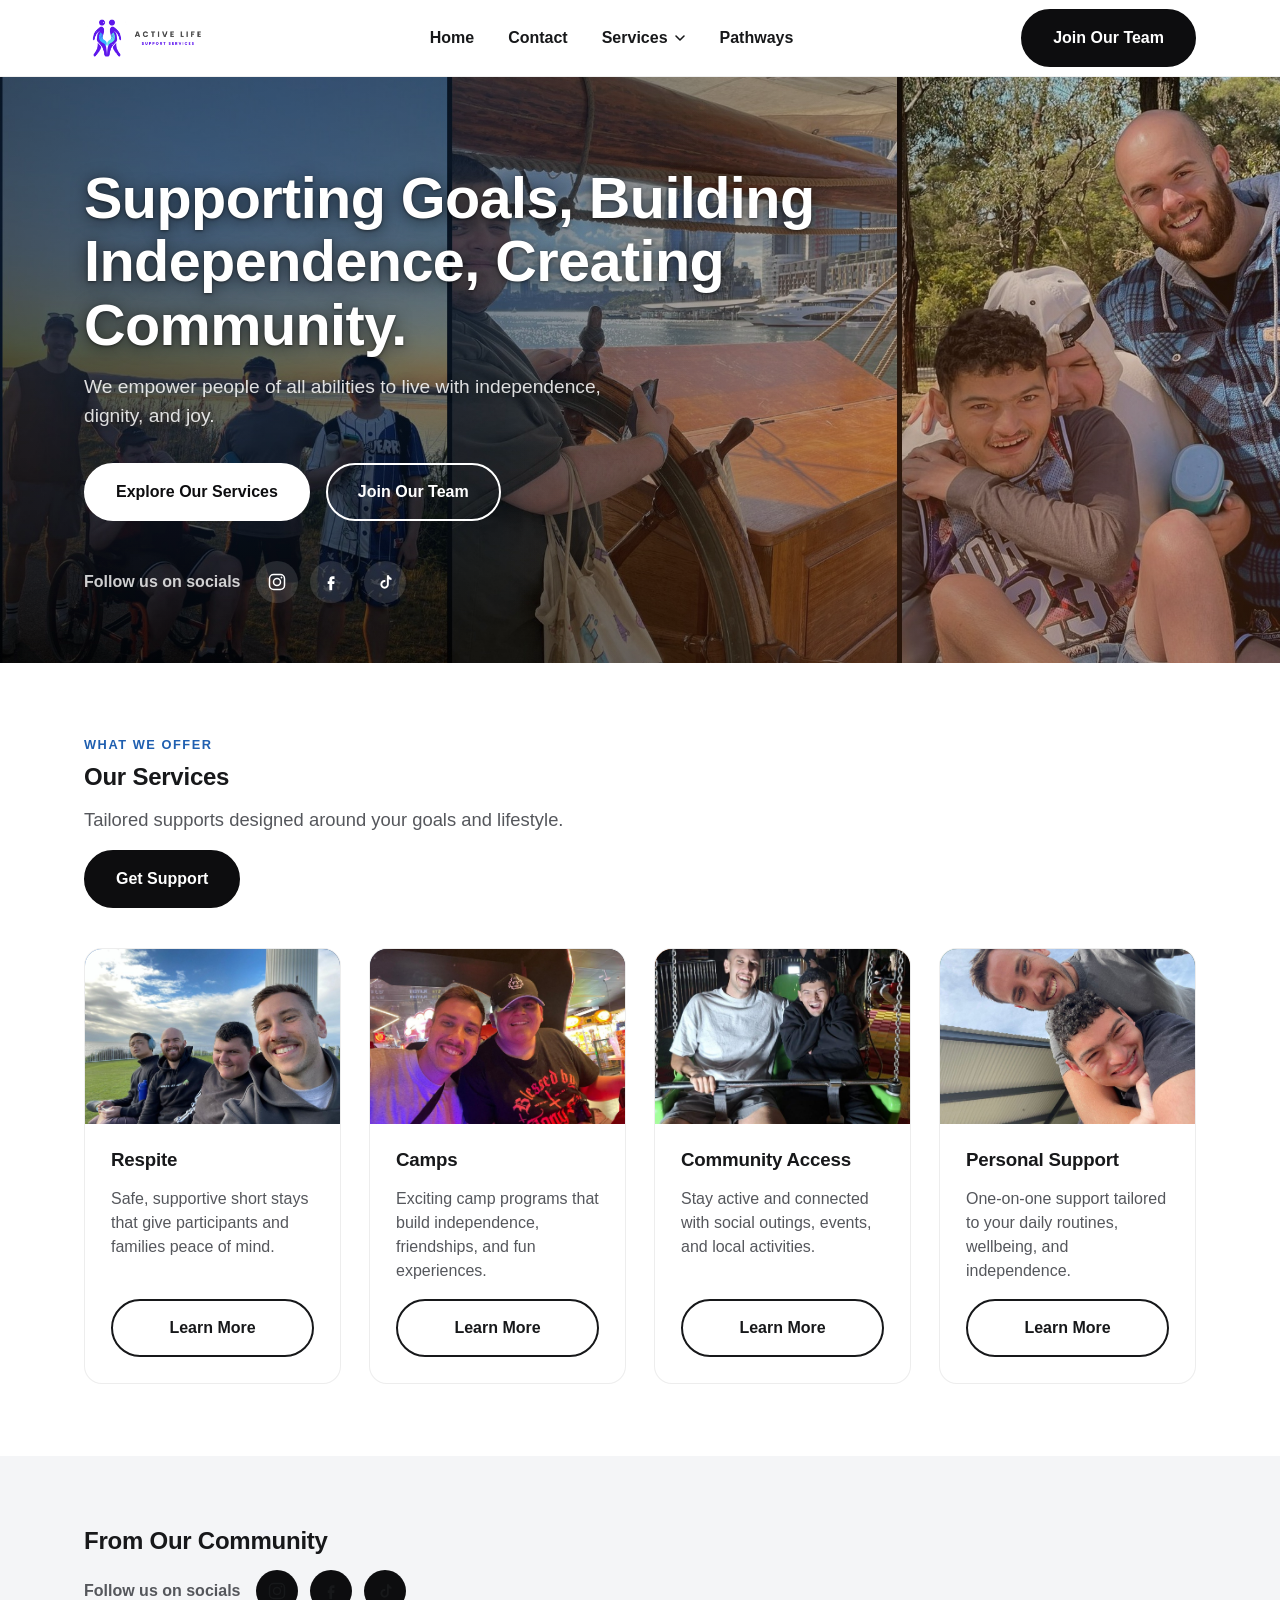
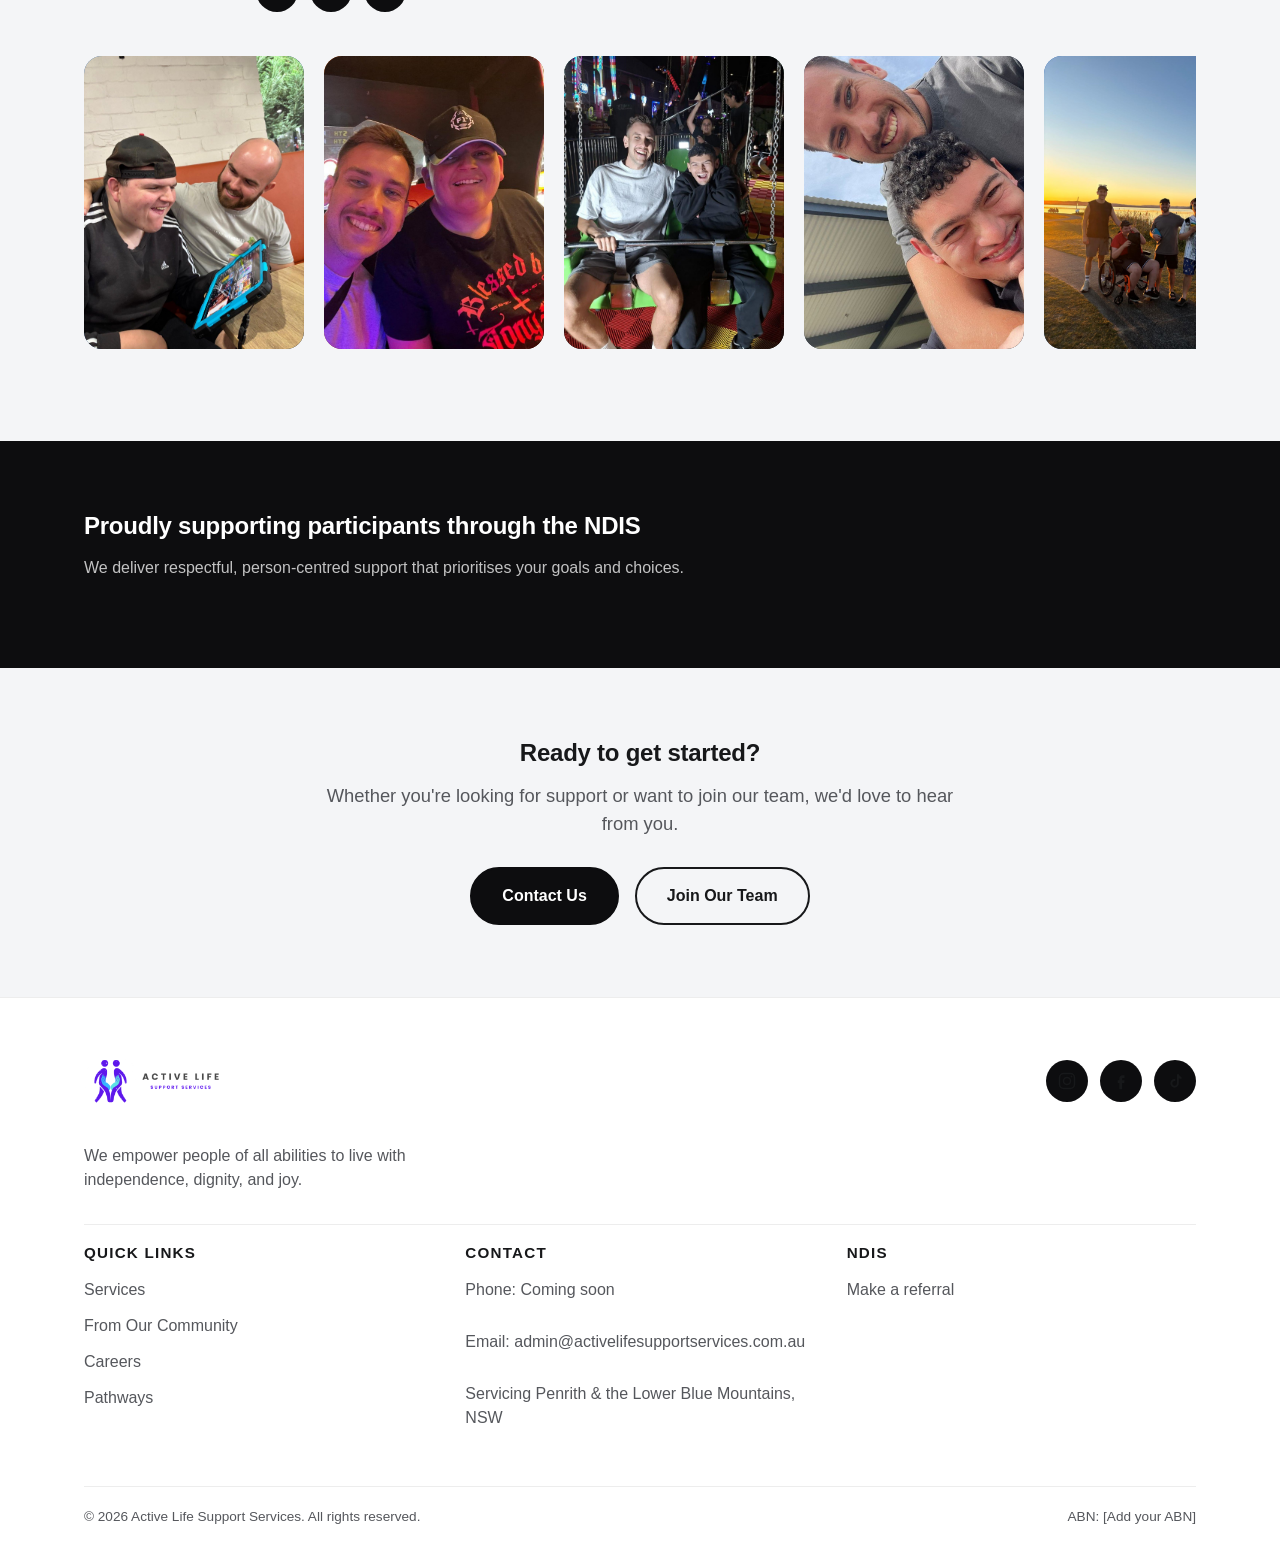
<file: index.html>
<!doctype html>
<html lang="en">
<head>
<meta charset="UTF-8">
<meta name="viewport" content="width=device-width, initial-scale=1.0">
<title>Home | Active Life Support Services</title>
<meta name="description" content="Active Life Support Services empowers people of all abilities to live with independence, dignity, and joy through respite, camps, community access, and personal support.">
<link rel="icon" href="assets/logo-icon.png" type="image/png">
<link rel="stylesheet" href="css/style.css">
</head>
<body>

<header class="site-header">
  <div class="container">
    <a href="index.html" class="brand">
      <img src="assets/logo-full.png" alt="Active Life Support Services">
    </a>
    <nav class="desktop-nav" aria-label="Primary">
      <ul>
        <li><a href="index.html">Home</a></li>
        <li><a href="contact.html">Contact</a></li>
        <li class="has-dropdown">
          <a href="services.html">Services
            <svg width="12" height="12" viewBox="0 0 12 12" aria-hidden="true"><path d="M2 4l4 4 4-4" stroke="currentColor" stroke-width="1.6" fill="none" stroke-linecap="round" stroke-linejoin="round"/></svg>
          </a>
          <ul class="dropdown">
            <li><a href="services-respite.html">Respite</a></li>
            <li><a href="services-camps.html">Camps</a></li>
            <li><a href="services-community-access.html">Community Access</a></li>
            <li><a href="services-personal-support.html">Personal Support</a></li>
          </ul>
        </li>
        <li><a href="pathways.html">Pathways</a></li>
      </ul>
    </nav>
    <a href="careers.html" class="btn btn-primary nav-cta">Join Our Team</a>
    <button class="menu-toggle" data-menu-toggle aria-label="Open menu">
      <span></span><span></span><span></span>
    </button>
  </div>
</header>

<div class="mobile-menu" data-mobile-menu>
  <div class="mobile-menu-top">
    <button class="mobile-menu-close" data-menu-close aria-label="Close menu">&times;</button>
  </div>
  <nav>
    <ul>
      <li><a href="index.html" class="mobile-home">Home</a></li>
      <li><a href="contact.html">Contact</a></li>
      <li>
        <button class="mobile-dropdown-toggle" data-submenu-toggle>Services <span aria-hidden="true">⌄</span></button>
        <div class="mobile-submenu" data-submenu>
          <a href="services-respite.html">Respite</a>
          <a href="services-camps.html">Camps</a>
          <a href="services-community-access.html">Community Access</a>
          <a href="services-personal-support.html">Personal Support</a>
        </div>
      </li>
      <li><a href="pathways.html">Pathways</a></li>
      <li><a href="careers.html">Careers</a></li>
    </ul>
  </nav>
</div>


<section class="hero">
  <div class="hero-bg"></div>
  <div class="container">
    <h1>Supporting Goals, Building Independence, Creating Community.</h1>
    <p class="lede">We empower people of all abilities to live with independence, dignity, and joy.</p>
    <div class="button-row">
      <a href="services.html" class="btn btn-white">Explore Our Services</a>
      <a href="careers.html" class="btn btn-outline">Join Our Team</a>
    </div>
    <div class="social-row">
      <span>Follow us on socials</span>
      <div class="social-icons">
        <a href="https://www.instagram.com/activelifesupportservices?rpxt=cmFkNDVycGtsMHht&utm_source=qr" target="_blank" rel="noopener" aria-label="Instagram">
          <svg viewBox="0 0 24 24"><rect x="3" y="3" width="18" height="18" rx="5" fill="none" stroke="currentColor" stroke-width="1.8"/><circle cx="12" cy="12" r="4.2" fill="none" stroke="currentColor" stroke-width="1.8"/><circle cx="17.4" cy="6.6" r="1.1" fill="currentColor"/></svg>
        </a>
        <a href="#" aria-label="Facebook">
          <svg viewBox="0 0 24 24"><path d="M14 8.5h2.2V5.2h-2.5c-2.4 0-3.7 1.5-3.7 3.9v2H8v3.3h2v7.4h3.4v-7.4h2.5l.4-3.3h-2.9V9.4c0-.7.3-.9 1.1-.9Z" fill="currentColor"/></svg>
        </a>
        <a href="#" aria-label="TikTok">
          <svg viewBox="0 0 24 24"><path d="M14.5 4h2.3c.2 1.6 1.3 2.9 3 3.3v2.4c-1.2 0-2.3-.4-3.2-1v6.1c0 2.9-2.1 5.2-5.1 5.2-2.9 0-5.1-2.3-5.1-5.2 0-2.9 2.2-5.2 5.1-5.2.3 0 .6 0 .9.1v2.5c-.3-.1-.6-.2-.9-.2-1.5 0-2.7 1.2-2.7 2.8 0 1.5 1.2 2.8 2.7 2.8 1.6 0 2.8-1.3 2.8-2.8V4Z" fill="currentColor"/></svg>
        </a>
      </div>
    </div>
  </div>
</section>

<section class="section" id="services">
  <div class="container">
    <div class="section-head">
      <span class="eyebrow">What we offer</span>
      <h2>Our Services</h2>
      <p class="lede">Tailored supports designed around your goals and lifestyle.</p>
      <a href="contact.html" class="btn btn-primary">Get Support</a>
    </div>

    <div class="services-grid">
      <div class="service-card">
        <div class="media-block tone-1"><img src="assets/photos/respite.jpg" alt="Support worker with participants enjoying the outdoors together" loading="lazy"></div>
        <div class="service-card-body">
          <h3>Respite</h3>
          <p>Safe, supportive short stays that give participants and families peace of mind.</p>
          <a href="services-respite.html" class="btn btn-outline">Learn More</a>
        </div>
      </div>

      <div class="service-card">
        <div class="media-block tone-2"><img src="assets/photos/camps.jpg" alt="Support worker and participant having fun together at an arcade" loading="lazy"></div>
        <div class="service-card-body">
          <h3>Camps</h3>
          <p>Exciting camp programs that build independence, friendships, and fun experiences.</p>
          <a href="services-camps.html" class="btn btn-outline">Learn More</a>
        </div>
      </div>

      <div class="service-card">
        <div class="media-block tone-3"><img src="assets/photos/community-access.jpg" alt="Support worker and participant enjoying a night out at a community event" loading="lazy"></div>
        <div class="service-card-body">
          <h3>Community Access</h3>
          <p>Stay active and connected with social outings, events, and local activities.</p>
          <a href="services-community-access.html" class="btn btn-outline">Learn More</a>
        </div>
      </div>

      <div class="service-card">
        <div class="media-block tone-4"><img src="assets/photos/personal-support.jpg" alt="Support worker and participant sharing a laugh together" loading="lazy"></div>
        <div class="service-card-body">
          <h3>Personal Support</h3>
          <p>One-on-one support tailored to your daily routines, wellbeing, and independence.</p>
          <a href="services-personal-support.html" class="btn btn-outline">Learn More</a>
        </div>
      </div>
    </div>
  </div>
</section>

<section class="section section-alt" id="community">
  <div class="container">
    <div class="section-head">
      <h2>From Our Community</h2>
      <div class="social-row">
        <span>Follow us on socials</span>
        <div class="social-icons">
        <a href="https://www.instagram.com/activelifesupportservices?rpxt=cmFkNDVycGtsMHht&utm_source=qr" target="_blank" rel="noopener" aria-label="Instagram">
          <svg viewBox="0 0 24 24"><rect x="3" y="3" width="18" height="18" rx="5" fill="none" stroke="currentColor" stroke-width="1.8"/><circle cx="12" cy="12" r="4.2" fill="none" stroke="currentColor" stroke-width="1.8"/><circle cx="17.4" cy="6.6" r="1.1" fill="currentColor"/></svg>
        </a>
        <a href="#" aria-label="Facebook">
          <svg viewBox="0 0 24 24"><path d="M14 8.5h2.2V5.2h-2.5c-2.4 0-3.7 1.5-3.7 3.9v2H8v3.3h2v7.4h3.4v-7.4h2.5l.4-3.3h-2.9V9.4c0-.7.3-.9 1.1-.9Z" fill="currentColor"/></svg>
        </a>
        <a href="#" aria-label="TikTok">
          <svg viewBox="0 0 24 24"><path d="M14.5 4h2.3c.2 1.6 1.3 2.9 3 3.3v2.4c-1.2 0-2.3-.4-3.2-1v6.1c0 2.9-2.1 5.2-5.1 5.2-2.9 0-5.1-2.3-5.1-5.2 0-2.9 2.2-5.2 5.1-5.2.3 0 .6 0 .9.1v2.5c-.3-.1-.6-.2-.9-.2-1.5 0-2.7 1.2-2.7 2.8 0 1.5 1.2 2.8 2.7 2.8 1.6 0 2.8-1.3 2.8-2.8V4Z" fill="currentColor"/></svg>
        </a>
        </div>
      </div>
    </div>

    <div class="gallery-strip">
      <div class="media-block tone-1"><img src="assets/photos/gallery-1.jpg" alt="Support worker and participant looking through photos together" loading="lazy"></div>
      <div class="media-block tone-3"><img src="assets/photos/camps.jpg" alt="Support worker and participant having fun together at an arcade" loading="lazy"></div>
      <div class="media-block tone-4"><img src="assets/photos/community-access.jpg" alt="Support worker and participant enjoying a night out at a community event" loading="lazy"></div>
      <div class="media-block tone-2"><img src="assets/photos/personal-support.jpg" alt="Support worker and participant sharing a laugh together" loading="lazy"></div>
      <div class="media-block tone-1"><img src="assets/photos/sunset-group.jpg" alt="Participants and support workers watching the sunset together" loading="lazy"></div>
      <div class="media-block tone-3"><img src="assets/photos/tall-ship.jpg" alt="Participant steering a tall ship on Sydney Harbour" loading="lazy"></div>
      <div class="media-block tone-4"><img src="assets/photos/ferris-wheel.jpg" alt="Support worker and participant riding a ferris wheel together" loading="lazy"></div>
      <div class="media-block tone-2"><img src="assets/photos/gym-workout.jpg" alt="Participant doing a gym workout with support" loading="lazy"></div>
      <div class="media-block tone-1"><img src="assets/photos/forest-path.jpg" alt="Support worker and participant on a forest walking trail" loading="lazy"></div>
      <div class="media-block tone-3"><img src="assets/photos/showground-night.jpg" alt="Support worker and participant enjoying a showground at night" loading="lazy"></div>
      <div class="media-block tone-4"><img src="assets/photos/park-bench.jpg" alt="Support worker and participants relaxing on a park bench" loading="lazy"></div>
      <div class="media-block tone-2"><img src="assets/photos/thomas-engine.jpg" alt="Participant enjoying a fun community outing" loading="lazy"></div>
      <div class="media-block tone-1"><img src="assets/photos/garage-hangout.jpg" alt="Support worker and participant hanging out together" loading="lazy"></div>
    </div>
  </div>
</section>

<section class="section section-dark">
  <div class="container">
    <h2>Proudly supporting participants through the NDIS</h2>
    <p class="lede">We deliver respectful, person-centred support that prioritises your goals and choices.</p>
  </div>
</section>

<section class="section section-alt cta-section">
  <div class="container">
    <div class="section-head">
      <h2>Ready to get started?</h2>
      <p class="lede">Whether you're looking for support or want to join our team, we'd love to hear from you.</p>
    </div>
    <div class="button-row">
      <a href="contact.html" class="btn btn-primary">Contact Us</a>
      <a href="careers.html" class="btn btn-outline">Join Our Team</a>
    </div>
  </div>
</section>

<footer class="footer">
  <div class="container">
    <div class="footer-top">
      <div class="footer-brand">
        <img src="assets/logo-full.png" alt="Active Life Support Services">
      </div>
      <div class="social-icons">
        <a href="https://www.instagram.com/activelifesupportservices?rpxt=cmFkNDVycGtsMHht&utm_source=qr" target="_blank" rel="noopener" aria-label="Instagram">
          <svg viewBox="0 0 24 24"><rect x="3" y="3" width="18" height="18" rx="5" fill="none" stroke="currentColor" stroke-width="1.8"/><circle cx="12" cy="12" r="4.2" fill="none" stroke="currentColor" stroke-width="1.8"/><circle cx="17.4" cy="6.6" r="1.1" fill="currentColor"/></svg>
        </a>
        <a href="#" aria-label="Facebook">
          <svg viewBox="0 0 24 24"><path d="M14 8.5h2.2V5.2h-2.5c-2.4 0-3.7 1.5-3.7 3.9v2H8v3.3h2v7.4h3.4v-7.4h2.5l.4-3.3h-2.9V9.4c0-.7.3-.9 1.1-.9Z" fill="currentColor"/></svg>
        </a>
        <a href="#" aria-label="TikTok">
          <svg viewBox="0 0 24 24"><path d="M14.5 4h2.3c.2 1.6 1.3 2.9 3 3.3v2.4c-1.2 0-2.3-.4-3.2-1v6.1c0 2.9-2.1 5.2-5.1 5.2-2.9 0-5.1-2.3-5.1-5.2 0-2.9 2.2-5.2 5.1-5.2.3 0 .6 0 .9.1v2.5c-.3-.1-.6-.2-.9-.2-1.5 0-2.7 1.2-2.7 2.8 0 1.5 1.2 2.8 2.7 2.8 1.6 0 2.8-1.3 2.8-2.8V4Z" fill="currentColor"/></svg>
        </a>
      </div>
    </div>
    <p class="footer-tagline" style="margin-bottom:32px;">We empower people of all abilities to live with independence, dignity, and joy.</p>

    <div class="footer-columns">
      <div>
        <h4>Quick Links</h4>
        <ul>
          <li><a href="services.html">Services</a></li>
          <li><a href="index.html#community">From Our Community</a></li>
          <li><a href="careers.html">Careers</a></li>
          <li><a href="pathways.html">Pathways</a></li>
        </ul>
      </div>
      <div>
        <h4>Contact</h4>
        <ul>
          <li><p>Phone: Coming soon</p></li>
          <li><p>Email: <a href="mailto:admin@activelifesupportservices.com.au">admin@activelifesupportservices.com.au</a></p></li>
          <li><p>Servicing Penrith &amp; the Lower Blue Mountains, NSW</p></li>
        </ul>
      </div>
      <div>
        <h4>NDIS</h4>
        <ul>
          <li><a href="contact.html">Make a referral</a></li>
        </ul>
      </div>
    </div>

    <div class="footer-bottom">
      <span>&copy; 2026 Active Life Support Services. All rights reserved.</span>
      <span>ABN: [Add your ABN]</span>
    </div>
  </div>
</footer>

<script src="js/main.js"></script>

</body>
</html>
</file>
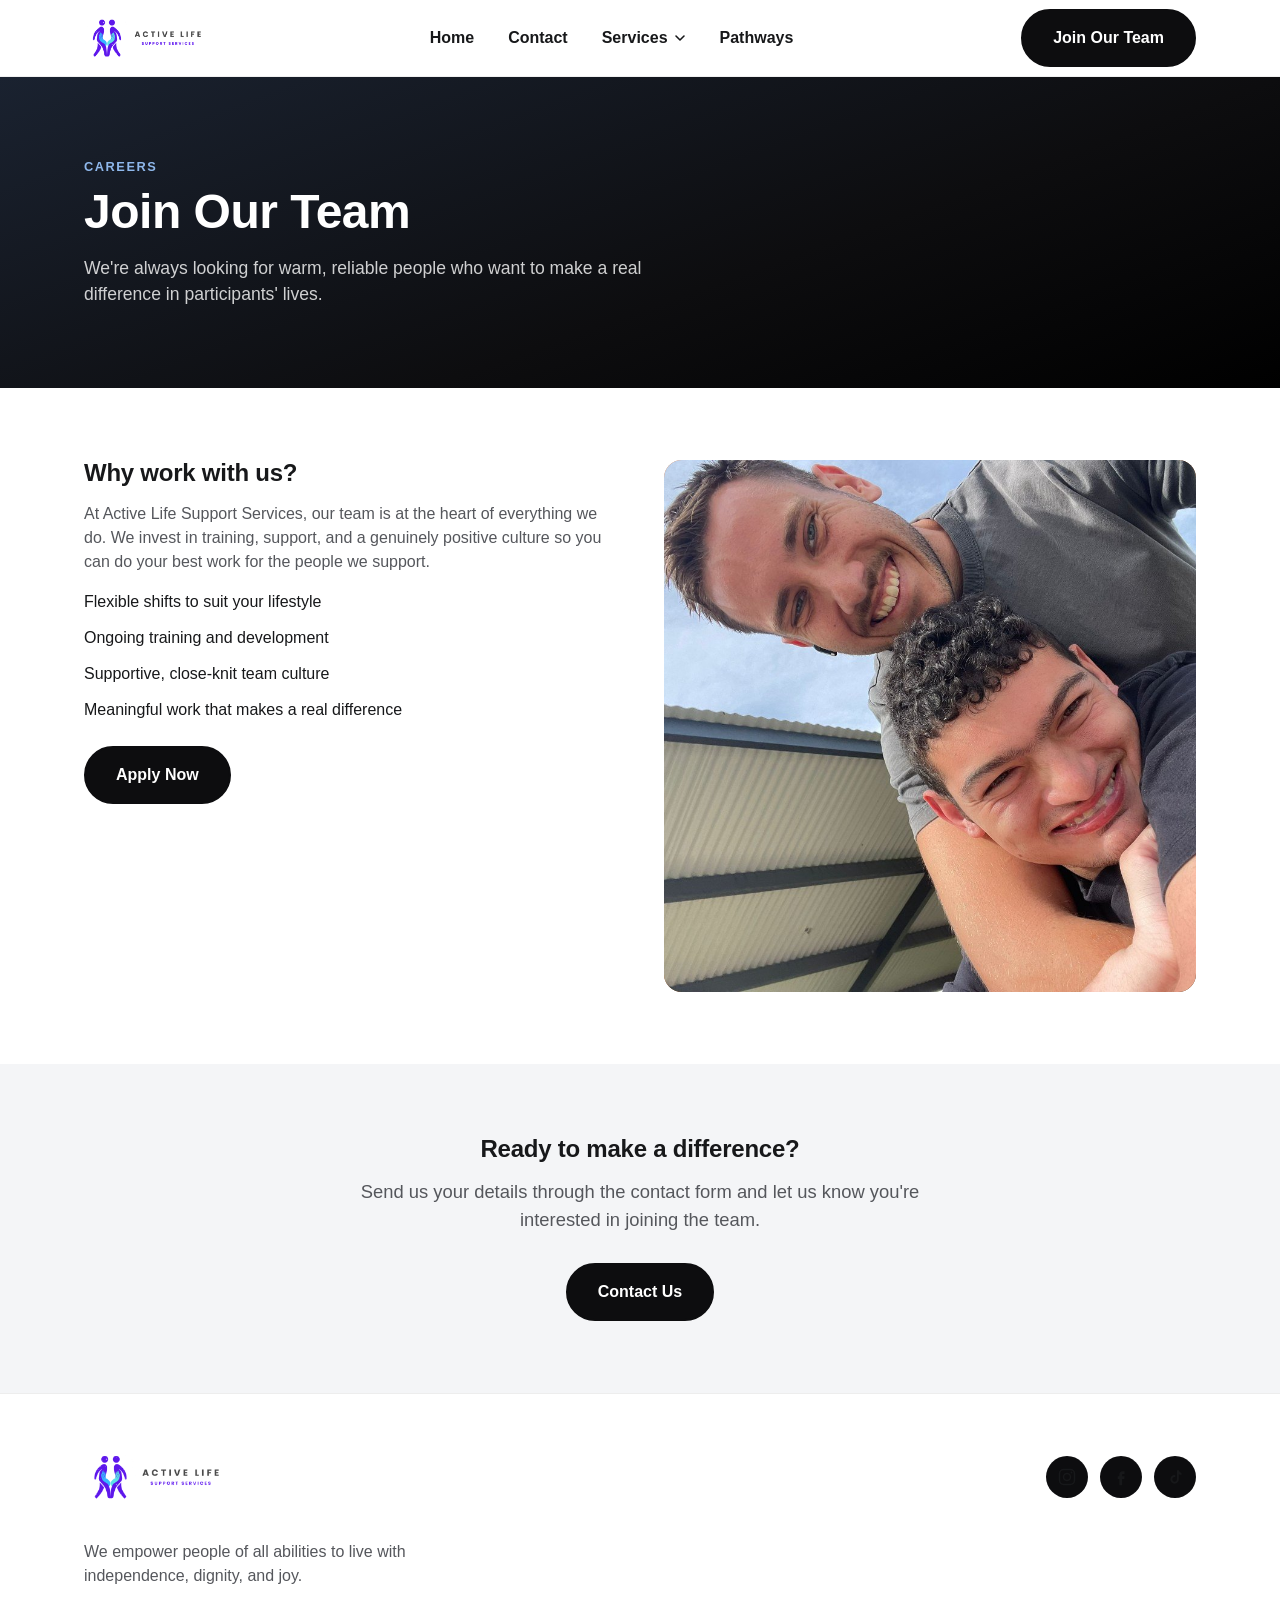
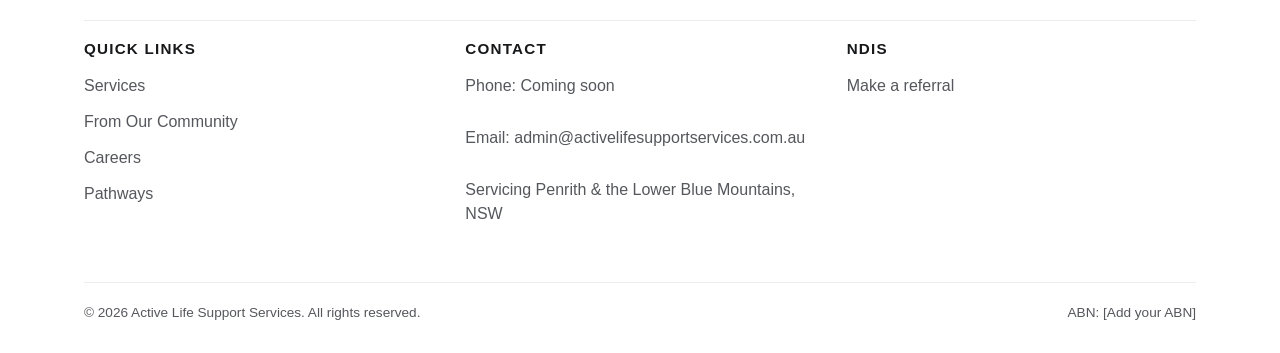
<file: careers.html>
<!doctype html>
<html lang="en">
<head>
<meta charset="UTF-8">
<meta name="viewport" content="width=device-width, initial-scale=1.0">
<title>Careers | Active Life Support Services</title>
<meta name="description" content="Join the Active Life Support Services team — flexible, meaningful disability support work across Penrith and the Lower Blue Mountains.">
<link rel="icon" href="assets/logo-icon.png" type="image/png">
<link rel="stylesheet" href="css/style.css">
</head>
<body>

<header class="site-header">
  <div class="container">
    <a href="index.html" class="brand">
      <img src="assets/logo-full.png" alt="Active Life Support Services">
    </a>
    <nav class="desktop-nav" aria-label="Primary">
      <ul>
        <li><a href="index.html">Home</a></li>
        <li><a href="contact.html">Contact</a></li>
        <li class="has-dropdown">
          <a href="services.html">Services
            <svg width="12" height="12" viewBox="0 0 12 12" aria-hidden="true"><path d="M2 4l4 4 4-4" stroke="currentColor" stroke-width="1.6" fill="none" stroke-linecap="round" stroke-linejoin="round"/></svg>
          </a>
          <ul class="dropdown">
            <li><a href="services-respite.html">Respite</a></li>
            <li><a href="services-camps.html">Camps</a></li>
            <li><a href="services-community-access.html">Community Access</a></li>
            <li><a href="services-personal-support.html">Personal Support</a></li>
          </ul>
        </li>
        <li><a href="pathways.html">Pathways</a></li>
      </ul>
    </nav>
    <a href="careers.html" class="btn btn-primary nav-cta">Join Our Team</a>
    <button class="menu-toggle" data-menu-toggle aria-label="Open menu">
      <span></span><span></span><span></span>
    </button>
  </div>
</header>

<div class="mobile-menu" data-mobile-menu>
  <div class="mobile-menu-top">
    <button class="mobile-menu-close" data-menu-close aria-label="Close menu">&times;</button>
  </div>
  <nav>
    <ul>
      <li><a href="index.html">Home</a></li>
      <li><a href="contact.html">Contact</a></li>
      <li>
        <button class="mobile-dropdown-toggle" data-submenu-toggle>Services <span aria-hidden="true">⌄</span></button>
        <div class="mobile-submenu" data-submenu>
          <a href="services-respite.html">Respite</a>
          <a href="services-camps.html">Camps</a>
          <a href="services-community-access.html">Community Access</a>
          <a href="services-personal-support.html">Personal Support</a>
        </div>
      </li>
      <li><a href="pathways.html">Pathways</a></li>
      <li><a href="careers.html" class="mobile-home">Careers</a></li>
    </ul>
  </nav>
</div>


<section class="page-hero">
  <div class="container">
    <span class="eyebrow" style="color:#8fb8ec;">Careers</span>
    <h1>Join Our Team</h1>
    <p class="lede">We're always looking for warm, reliable people who want to make a real difference in participants' lives.</p>
  </div>
</section>

<section class="section">
  <div class="container two-col">
    <div>
      <h2>Why work with us?</h2>
      <p>At Active Life Support Services, our team is at the heart of everything we do. We invest in training, support, and a genuinely positive culture so you can do your best work for the people we support.</p>
      <ul style="display:flex;flex-direction:column;gap:12px;margin-bottom:24px;">
        <li>Flexible shifts to suit your lifestyle</li>
        <li>Ongoing training and development</li>
        <li>Supportive, close-knit team culture</li>
        <li>Meaningful work that makes a real difference</li>
      </ul>
      <a href="contact.html" class="btn btn-primary">Apply Now</a>
    </div>
    <div class="media-block tone-3" style="aspect-ratio:1/1;"><img src="assets/photos/personal-support.jpg" alt="Support worker and participant sharing a laugh together" loading="lazy"></div>
  </div>
</section>

<section class="section section-alt cta-section">
  <div class="container">
    <div class="section-head">
      <h2>Ready to make a difference?</h2>
      <p class="lede">Send us your details through the contact form and let us know you're interested in joining the team.</p>
    </div>
    <div class="button-row">
      <a href="contact.html" class="btn btn-primary">Contact Us</a>
    </div>
  </div>
</section>

<footer class="footer">
  <div class="container">
    <div class="footer-top">
      <div class="footer-brand">
        <img src="assets/logo-full.png" alt="Active Life Support Services">
      </div>
      <div class="social-icons">
        <a href="https://www.instagram.com/activelifesupportservices?rpxt=cmFkNDVycGtsMHht&utm_source=qr" target="_blank" rel="noopener" aria-label="Instagram">
          <svg viewBox="0 0 24 24"><rect x="3" y="3" width="18" height="18" rx="5" fill="none" stroke="currentColor" stroke-width="1.8"/><circle cx="12" cy="12" r="4.2" fill="none" stroke="currentColor" stroke-width="1.8"/><circle cx="17.4" cy="6.6" r="1.1" fill="currentColor"/></svg>
        </a>
        <a href="#" aria-label="Facebook">
          <svg viewBox="0 0 24 24"><path d="M14 8.5h2.2V5.2h-2.5c-2.4 0-3.7 1.5-3.7 3.9v2H8v3.3h2v7.4h3.4v-7.4h2.5l.4-3.3h-2.9V9.4c0-.7.3-.9 1.1-.9Z" fill="currentColor"/></svg>
        </a>
        <a href="#" aria-label="TikTok">
          <svg viewBox="0 0 24 24"><path d="M14.5 4h2.3c.2 1.6 1.3 2.9 3 3.3v2.4c-1.2 0-2.3-.4-3.2-1v6.1c0 2.9-2.1 5.2-5.1 5.2-2.9 0-5.1-2.3-5.1-5.2 0-2.9 2.2-5.2 5.1-5.2.3 0 .6 0 .9.1v2.5c-.3-.1-.6-.2-.9-.2-1.5 0-2.7 1.2-2.7 2.8 0 1.5 1.2 2.8 2.7 2.8 1.6 0 2.8-1.3 2.8-2.8V4Z" fill="currentColor"/></svg>
        </a>
      </div>
    </div>
    <p class="footer-tagline" style="margin-bottom:32px;">We empower people of all abilities to live with independence, dignity, and joy.</p>

    <div class="footer-columns">
      <div>
        <h4>Quick Links</h4>
        <ul>
          <li><a href="services.html">Services</a></li>
          <li><a href="index.html#community">From Our Community</a></li>
          <li><a href="careers.html">Careers</a></li>
          <li><a href="pathways.html">Pathways</a></li>
        </ul>
      </div>
      <div>
        <h4>Contact</h4>
        <ul>
          <li><p>Phone: Coming soon</p></li>
          <li><p>Email: <a href="mailto:admin@activelifesupportservices.com.au">admin@activelifesupportservices.com.au</a></p></li>
          <li><p>Servicing Penrith &amp; the Lower Blue Mountains, NSW</p></li>
        </ul>
      </div>
      <div>
        <h4>NDIS</h4>
        <ul>
          <li><a href="contact.html">Make a referral</a></li>
        </ul>
      </div>
    </div>

    <div class="footer-bottom">
      <span>&copy; 2026 Active Life Support Services. All rights reserved.</span>
      <span>ABN: [Add your ABN]</span>
    </div>
  </div>
</footer>

<script src="js/main.js"></script>

</body>
</html>
</file>
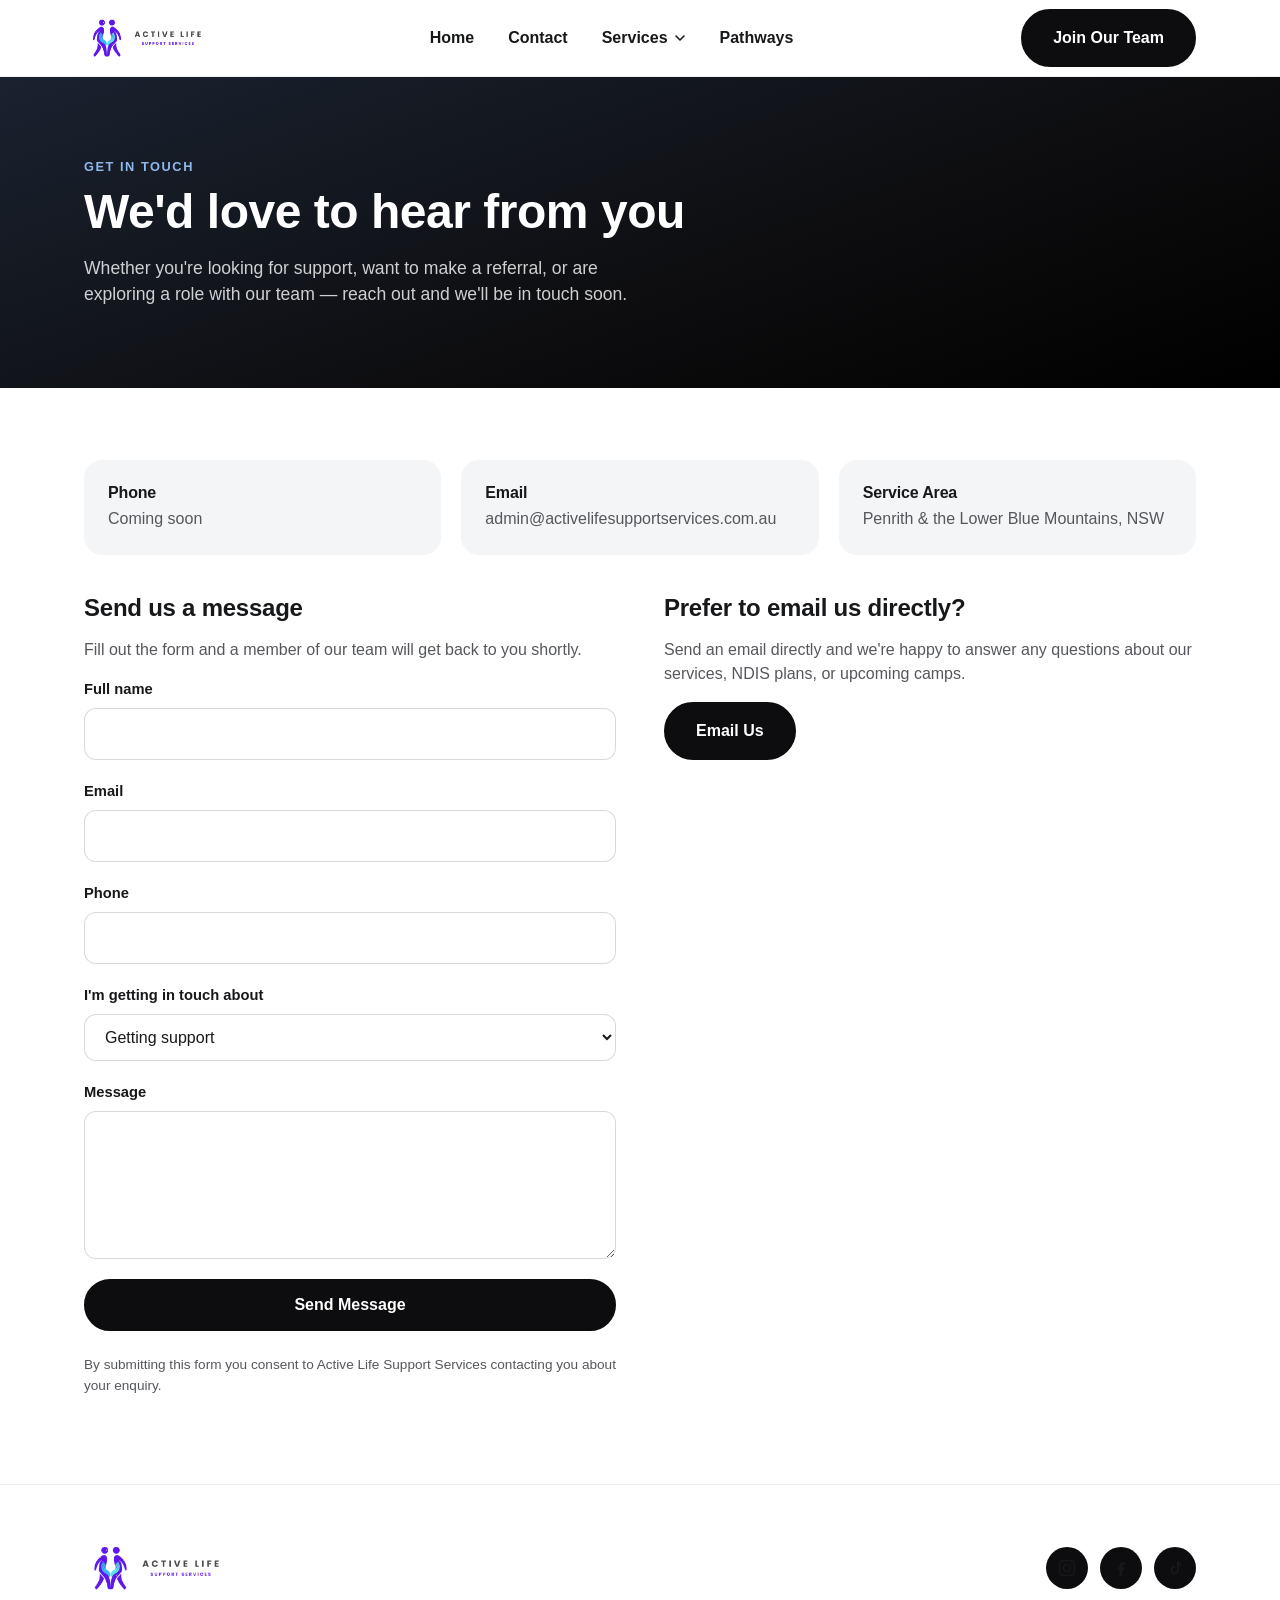
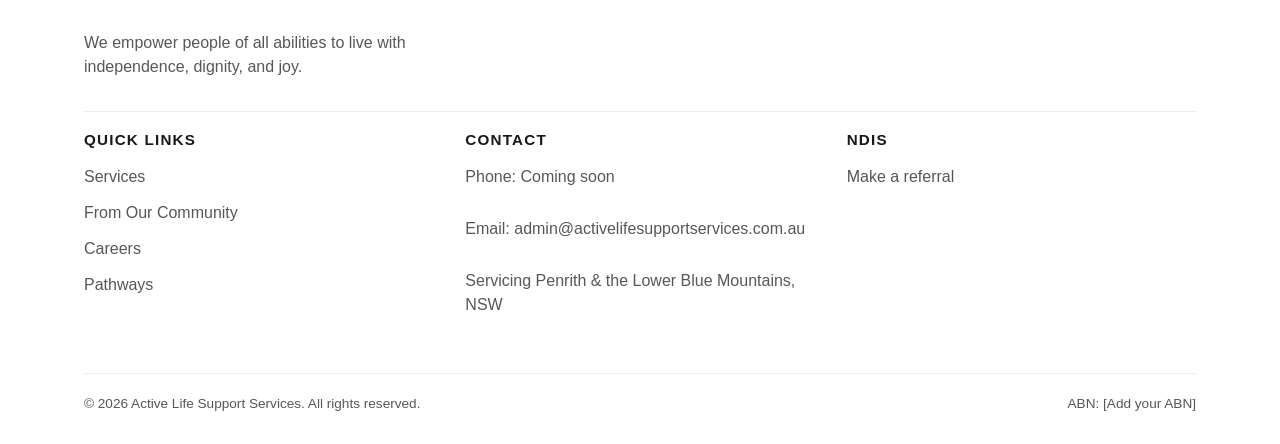
<file: contact.html>
<!doctype html>
<html lang="en">
<head>
<meta charset="UTF-8">
<meta name="viewport" content="width=device-width, initial-scale=1.0">
<title>Contact Us | Active Life Support Services</title>
<meta name="description" content="Get in touch with Active Life Support Services to start your NDIS support journey or make a referral.">
<link rel="icon" href="assets/logo-icon.png" type="image/png">
<link rel="stylesheet" href="css/style.css">
</head>
<body>

<header class="site-header">
  <div class="container">
    <a href="index.html" class="brand">
      <img src="assets/logo-full.png" alt="Active Life Support Services">
    </a>
    <nav class="desktop-nav" aria-label="Primary">
      <ul>
        <li><a href="index.html">Home</a></li>
        <li><a href="contact.html">Contact</a></li>
        <li class="has-dropdown">
          <a href="services.html">Services
            <svg width="12" height="12" viewBox="0 0 12 12" aria-hidden="true"><path d="M2 4l4 4 4-4" stroke="currentColor" stroke-width="1.6" fill="none" stroke-linecap="round" stroke-linejoin="round"/></svg>
          </a>
          <ul class="dropdown">
            <li><a href="services-respite.html">Respite</a></li>
            <li><a href="services-camps.html">Camps</a></li>
            <li><a href="services-community-access.html">Community Access</a></li>
            <li><a href="services-personal-support.html">Personal Support</a></li>
          </ul>
        </li>
        <li><a href="pathways.html">Pathways</a></li>
      </ul>
    </nav>
    <a href="careers.html" class="btn btn-primary nav-cta">Join Our Team</a>
    <button class="menu-toggle" data-menu-toggle aria-label="Open menu">
      <span></span><span></span><span></span>
    </button>
  </div>
</header>

<div class="mobile-menu" data-mobile-menu>
  <div class="mobile-menu-top">
    <button class="mobile-menu-close" data-menu-close aria-label="Close menu">&times;</button>
  </div>
  <nav>
    <ul>
      <li><a href="index.html">Home</a></li>
      <li><a href="contact.html" class="mobile-home">Contact</a></li>
      <li>
        <button class="mobile-dropdown-toggle" data-submenu-toggle>Services <span aria-hidden="true">⌄</span></button>
        <div class="mobile-submenu" data-submenu>
          <a href="services-respite.html">Respite</a>
          <a href="services-camps.html">Camps</a>
          <a href="services-community-access.html">Community Access</a>
          <a href="services-personal-support.html">Personal Support</a>
        </div>
      </li>
      <li><a href="pathways.html">Pathways</a></li>
      <li><a href="careers.html">Careers</a></li>
    </ul>
  </nav>
</div>


<section class="page-hero">
  <div class="container">
    <span class="eyebrow" style="color:#8fb8ec;">Get in touch</span>
    <h1>We'd love to hear from you</h1>
    <p class="lede">Whether you're looking for support, want to make a referral, or are exploring a role with our team — reach out and we'll be in touch soon.</p>
  </div>
</section>

<section class="section">
  <div class="container">
    <div class="contact-info-grid">
      <div class="contact-info-card">
        <h4>Phone</h4>
        <p>Coming soon</p>
      </div>
      <div class="contact-info-card">
        <h4>Email</h4>
        <p><a href="mailto:admin@activelifesupportservices.com.au">admin@activelifesupportservices.com.au</a></p>
      </div>
      <div class="contact-info-card">
        <h4>Service Area</h4>
        <p>Penrith &amp; the Lower Blue Mountains, NSW</p>
      </div>
    </div>

    <div class="two-col">
      <div>
        <h2>Send us a message</h2>
        <p>Fill out the form and a member of our team will get back to you shortly.</p>

        <div class="form-success" data-form-success>
          Thanks for reaching out — we'll be in touch shortly.
        </div>

        <!--
          TODO: this form currently only shows a local success message (see js/main.js).
          To actually receive submissions, either:
            1. Add a `action="https://formspree.io/f/your-id"` (or similar service) and
               remove/adjust the JS preventDefault handler, or
            2. Wire the fetch call in js/main.js up to your own backend/email API.
        -->
        <form class="form-grid" data-contact-form>
          <div class="form-field">
            <label for="name">Full name</label>
            <input type="text" id="name" name="name" required>
          </div>
          <div class="form-field">
            <label for="email">Email</label>
            <input type="email" id="email" name="email" required>
          </div>
          <div class="form-field">
            <label for="phone">Phone</label>
            <input type="tel" id="phone" name="phone">
          </div>
          <div class="form-field">
            <label for="reason">I'm getting in touch about</label>
            <select id="reason" name="reason">
              <option>Getting support</option>
              <option>Making a referral</option>
              <option>Joining the team</option>
              <option>Something else</option>
            </select>
          </div>
          <div class="form-field">
            <label for="message">Message</label>
            <textarea id="message" name="message" rows="5" required></textarea>
          </div>
          <button type="submit" class="btn btn-primary btn-block">Send Message</button>
          <p class="form-note">By submitting this form you consent to Active Life Support Services contacting you about your enquiry.</p>
        </form>
      </div>

      <div>
        <h2>Prefer to email us directly?</h2>
        <p>Send an email directly and we're happy to answer any questions about our services, NDIS plans, or upcoming camps.</p>
        <div class="button-row">
          <a href="mailto:admin@activelifesupportservices.com.au" class="btn btn-primary">Email Us</a>
        </div>
      </div>
    </div>
  </div>
</section>

<footer class="footer">
  <div class="container">
    <div class="footer-top">
      <div class="footer-brand">
        <img src="assets/logo-full.png" alt="Active Life Support Services">
      </div>
      <div class="social-icons">
        <a href="https://www.instagram.com/activelifesupportservices?rpxt=cmFkNDVycGtsMHht&utm_source=qr" target="_blank" rel="noopener" aria-label="Instagram">
          <svg viewBox="0 0 24 24"><rect x="3" y="3" width="18" height="18" rx="5" fill="none" stroke="currentColor" stroke-width="1.8"/><circle cx="12" cy="12" r="4.2" fill="none" stroke="currentColor" stroke-width="1.8"/><circle cx="17.4" cy="6.6" r="1.1" fill="currentColor"/></svg>
        </a>
        <a href="#" aria-label="Facebook">
          <svg viewBox="0 0 24 24"><path d="M14 8.5h2.2V5.2h-2.5c-2.4 0-3.7 1.5-3.7 3.9v2H8v3.3h2v7.4h3.4v-7.4h2.5l.4-3.3h-2.9V9.4c0-.7.3-.9 1.1-.9Z" fill="currentColor"/></svg>
        </a>
        <a href="#" aria-label="TikTok">
          <svg viewBox="0 0 24 24"><path d="M14.5 4h2.3c.2 1.6 1.3 2.9 3 3.3v2.4c-1.2 0-2.3-.4-3.2-1v6.1c0 2.9-2.1 5.2-5.1 5.2-2.9 0-5.1-2.3-5.1-5.2 0-2.9 2.2-5.2 5.1-5.2.3 0 .6 0 .9.1v2.5c-.3-.1-.6-.2-.9-.2-1.5 0-2.7 1.2-2.7 2.8 0 1.5 1.2 2.8 2.7 2.8 1.6 0 2.8-1.3 2.8-2.8V4Z" fill="currentColor"/></svg>
        </a>
      </div>
    </div>
    <p class="footer-tagline" style="margin-bottom:32px;">We empower people of all abilities to live with independence, dignity, and joy.</p>

    <div class="footer-columns">
      <div>
        <h4>Quick Links</h4>
        <ul>
          <li><a href="services.html">Services</a></li>
          <li><a href="index.html#community">From Our Community</a></li>
          <li><a href="careers.html">Careers</a></li>
          <li><a href="pathways.html">Pathways</a></li>
        </ul>
      </div>
      <div>
        <h4>Contact</h4>
        <ul>
          <li><p>Phone: Coming soon</p></li>
          <li><p>Email: <a href="mailto:admin@activelifesupportservices.com.au">admin@activelifesupportservices.com.au</a></p></li>
          <li><p>Servicing Penrith &amp; the Lower Blue Mountains, NSW</p></li>
        </ul>
      </div>
      <div>
        <h4>NDIS</h4>
        <ul>
          <li><a href="contact.html">Make a referral</a></li>
        </ul>
      </div>
    </div>

    <div class="footer-bottom">
      <span>&copy; 2026 Active Life Support Services. All rights reserved.</span>
      <span>ABN: [Add your ABN]</span>
    </div>
  </div>
</footer>

<script src="js/main.js"></script>

</body>
</html>
</file>
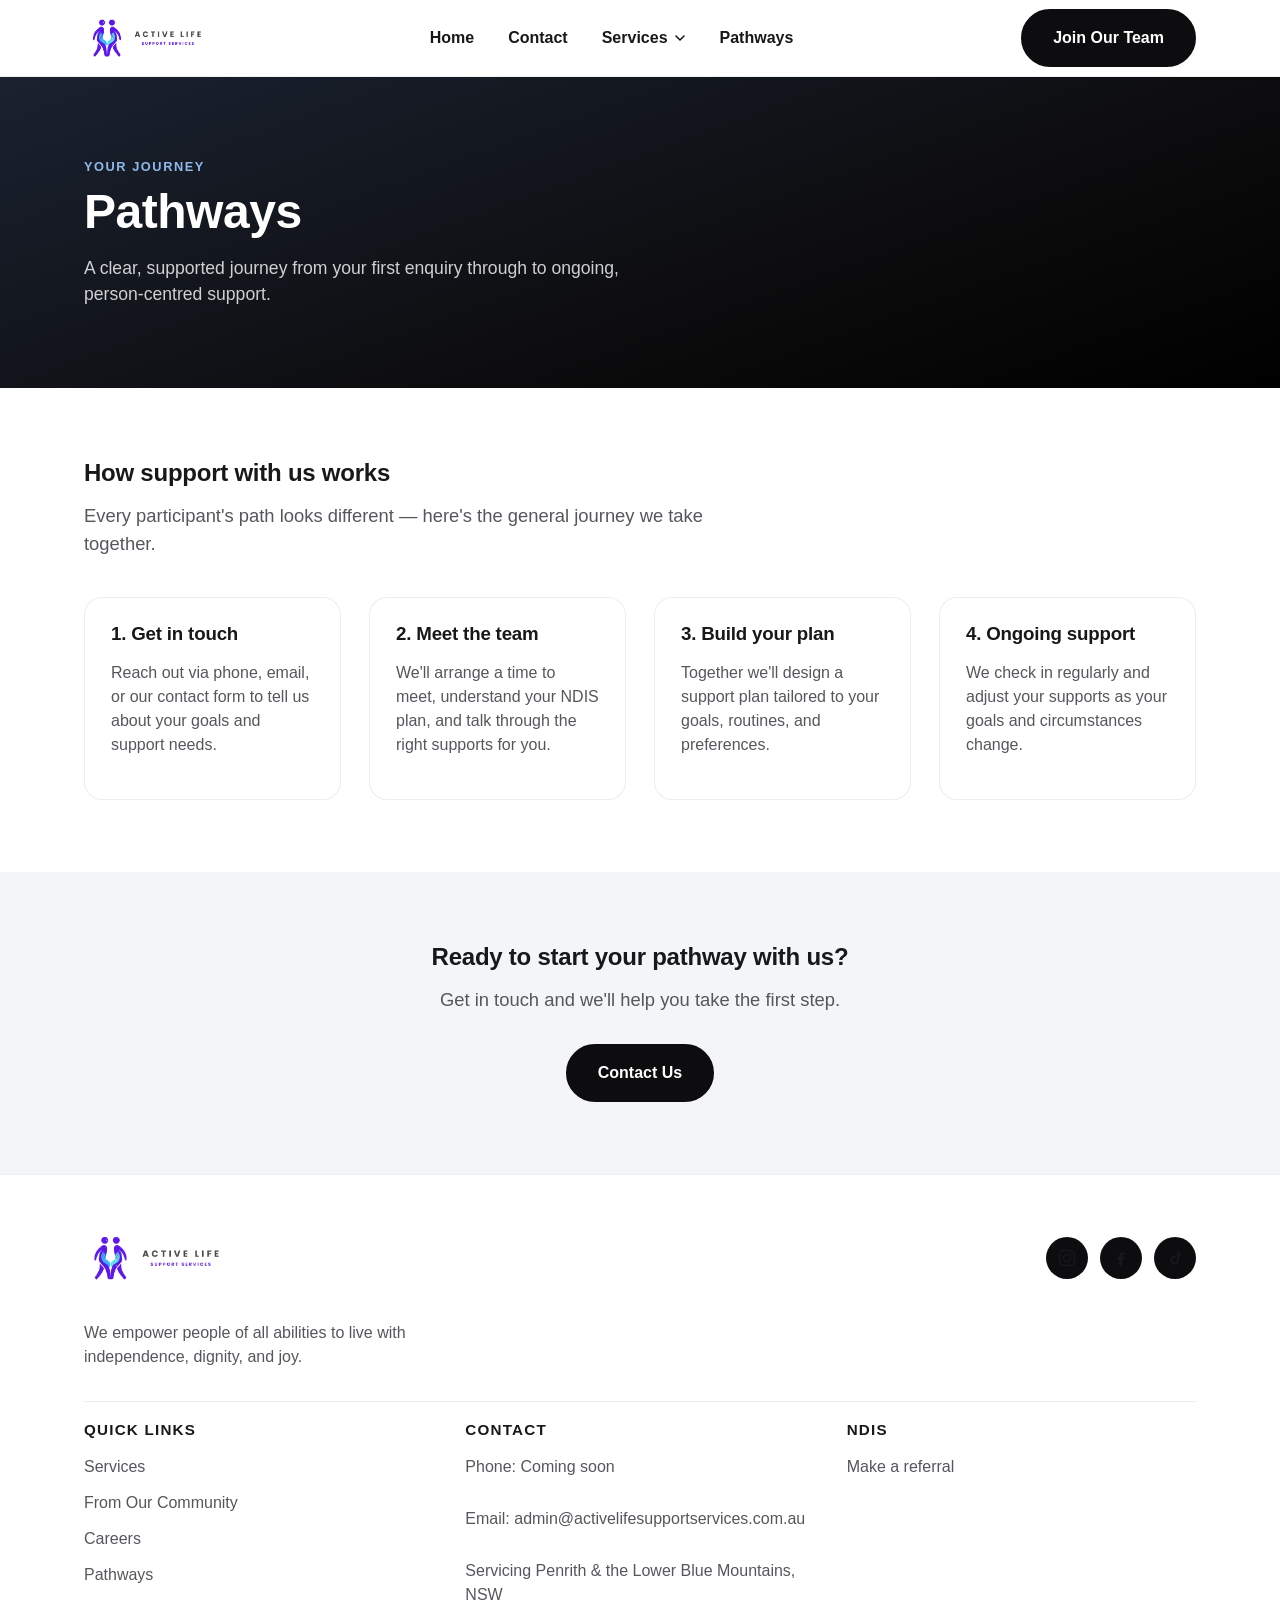
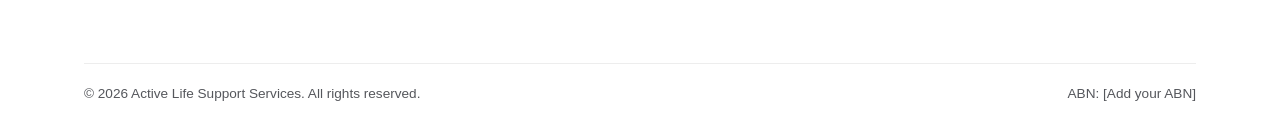
<file: pathways.html>
<!doctype html>
<html lang="en">
<head>
<meta charset="UTF-8">
<meta name="viewport" content="width=device-width, initial-scale=1.0">
<title>Pathways | Active Life Support Services</title>
<meta name="description" content="See how the support journey with Active Life Support Services works, from first contact to ongoing care.">
<link rel="icon" href="assets/logo-icon.png" type="image/png">
<link rel="stylesheet" href="css/style.css">
</head>
<body>

<header class="site-header">
  <div class="container">
    <a href="index.html" class="brand">
      <img src="assets/logo-full.png" alt="Active Life Support Services">
    </a>
    <nav class="desktop-nav" aria-label="Primary">
      <ul>
        <li><a href="index.html">Home</a></li>
        <li><a href="contact.html">Contact</a></li>
        <li class="has-dropdown">
          <a href="services.html">Services
            <svg width="12" height="12" viewBox="0 0 12 12" aria-hidden="true"><path d="M2 4l4 4 4-4" stroke="currentColor" stroke-width="1.6" fill="none" stroke-linecap="round" stroke-linejoin="round"/></svg>
          </a>
          <ul class="dropdown">
            <li><a href="services-respite.html">Respite</a></li>
            <li><a href="services-camps.html">Camps</a></li>
            <li><a href="services-community-access.html">Community Access</a></li>
            <li><a href="services-personal-support.html">Personal Support</a></li>
          </ul>
        </li>
        <li><a href="pathways.html">Pathways</a></li>
      </ul>
    </nav>
    <a href="careers.html" class="btn btn-primary nav-cta">Join Our Team</a>
    <button class="menu-toggle" data-menu-toggle aria-label="Open menu">
      <span></span><span></span><span></span>
    </button>
  </div>
</header>

<div class="mobile-menu" data-mobile-menu>
  <div class="mobile-menu-top">
    <button class="mobile-menu-close" data-menu-close aria-label="Close menu">&times;</button>
  </div>
  <nav>
    <ul>
      <li><a href="index.html">Home</a></li>
      <li><a href="contact.html">Contact</a></li>
      <li>
        <button class="mobile-dropdown-toggle" data-submenu-toggle>Services <span aria-hidden="true">⌄</span></button>
        <div class="mobile-submenu" data-submenu>
          <a href="services-respite.html">Respite</a>
          <a href="services-camps.html">Camps</a>
          <a href="services-community-access.html">Community Access</a>
          <a href="services-personal-support.html">Personal Support</a>
        </div>
      </li>
      <li><a href="pathways.html" class="mobile-home">Pathways</a></li>
      <li><a href="careers.html">Careers</a></li>
    </ul>
  </nav>
</div>


<section class="page-hero">
  <div class="container">
    <span class="eyebrow" style="color:#8fb8ec;">Your journey</span>
    <h1>Pathways</h1>
    <p class="lede">A clear, supported journey from your first enquiry through to ongoing, person-centred support.</p>
  </div>
</section>

<section class="section">
  <div class="container">
    <div class="section-head">
      <h2>How support with us works</h2>
      <p class="lede">Every participant's path looks different — here's the general journey we take together.</p>
    </div>

    <div class="services-grid">
      <div class="service-card">
        <div class="service-card-body">
          <h3>1. Get in touch</h3>
          <p>Reach out via phone, email, or our contact form to tell us about your goals and support needs.</p>
        </div>
      </div>
      <div class="service-card">
        <div class="service-card-body">
          <h3>2. Meet the team</h3>
          <p>We'll arrange a time to meet, understand your NDIS plan, and talk through the right supports for you.</p>
        </div>
      </div>
      <div class="service-card">
        <div class="service-card-body">
          <h3>3. Build your plan</h3>
          <p>Together we'll design a support plan tailored to your goals, routines, and preferences.</p>
        </div>
      </div>
      <div class="service-card">
        <div class="service-card-body">
          <h3>4. Ongoing support</h3>
          <p>We check in regularly and adjust your supports as your goals and circumstances change.</p>
        </div>
      </div>
    </div>
  </div>
</section>

<section class="section section-alt cta-section">
  <div class="container">
    <div class="section-head">
      <h2>Ready to start your pathway with us?</h2>
      <p class="lede">Get in touch and we'll help you take the first step.</p>
    </div>
    <div class="button-row">
      <a href="contact.html" class="btn btn-primary">Contact Us</a>
    </div>
  </div>
</section>

<footer class="footer">
  <div class="container">
    <div class="footer-top">
      <div class="footer-brand">
        <img src="assets/logo-full.png" alt="Active Life Support Services">
      </div>
      <div class="social-icons">
        <a href="https://www.instagram.com/activelifesupportservices?rpxt=cmFkNDVycGtsMHht&utm_source=qr" target="_blank" rel="noopener" aria-label="Instagram">
          <svg viewBox="0 0 24 24"><rect x="3" y="3" width="18" height="18" rx="5" fill="none" stroke="currentColor" stroke-width="1.8"/><circle cx="12" cy="12" r="4.2" fill="none" stroke="currentColor" stroke-width="1.8"/><circle cx="17.4" cy="6.6" r="1.1" fill="currentColor"/></svg>
        </a>
        <a href="#" aria-label="Facebook">
          <svg viewBox="0 0 24 24"><path d="M14 8.5h2.2V5.2h-2.5c-2.4 0-3.7 1.5-3.7 3.9v2H8v3.3h2v7.4h3.4v-7.4h2.5l.4-3.3h-2.9V9.4c0-.7.3-.9 1.1-.9Z" fill="currentColor"/></svg>
        </a>
        <a href="#" aria-label="TikTok">
          <svg viewBox="0 0 24 24"><path d="M14.5 4h2.3c.2 1.6 1.3 2.9 3 3.3v2.4c-1.2 0-2.3-.4-3.2-1v6.1c0 2.9-2.1 5.2-5.1 5.2-2.9 0-5.1-2.3-5.1-5.2 0-2.9 2.2-5.2 5.1-5.2.3 0 .6 0 .9.1v2.5c-.3-.1-.6-.2-.9-.2-1.5 0-2.7 1.2-2.7 2.8 0 1.5 1.2 2.8 2.7 2.8 1.6 0 2.8-1.3 2.8-2.8V4Z" fill="currentColor"/></svg>
        </a>
      </div>
    </div>
    <p class="footer-tagline" style="margin-bottom:32px;">We empower people of all abilities to live with independence, dignity, and joy.</p>

    <div class="footer-columns">
      <div>
        <h4>Quick Links</h4>
        <ul>
          <li><a href="services.html">Services</a></li>
          <li><a href="index.html#community">From Our Community</a></li>
          <li><a href="careers.html">Careers</a></li>
          <li><a href="pathways.html">Pathways</a></li>
        </ul>
      </div>
      <div>
        <h4>Contact</h4>
        <ul>
          <li><p>Phone: Coming soon</p></li>
          <li><p>Email: <a href="mailto:admin@activelifesupportservices.com.au">admin@activelifesupportservices.com.au</a></p></li>
          <li><p>Servicing Penrith &amp; the Lower Blue Mountains, NSW</p></li>
        </ul>
      </div>
      <div>
        <h4>NDIS</h4>
        <ul>
          <li><a href="contact.html">Make a referral</a></li>
        </ul>
      </div>
    </div>

    <div class="footer-bottom">
      <span>&copy; 2026 Active Life Support Services. All rights reserved.</span>
      <span>ABN: [Add your ABN]</span>
    </div>
  </div>
</footer>

<script src="js/main.js"></script>

</body>
</html>
</file>
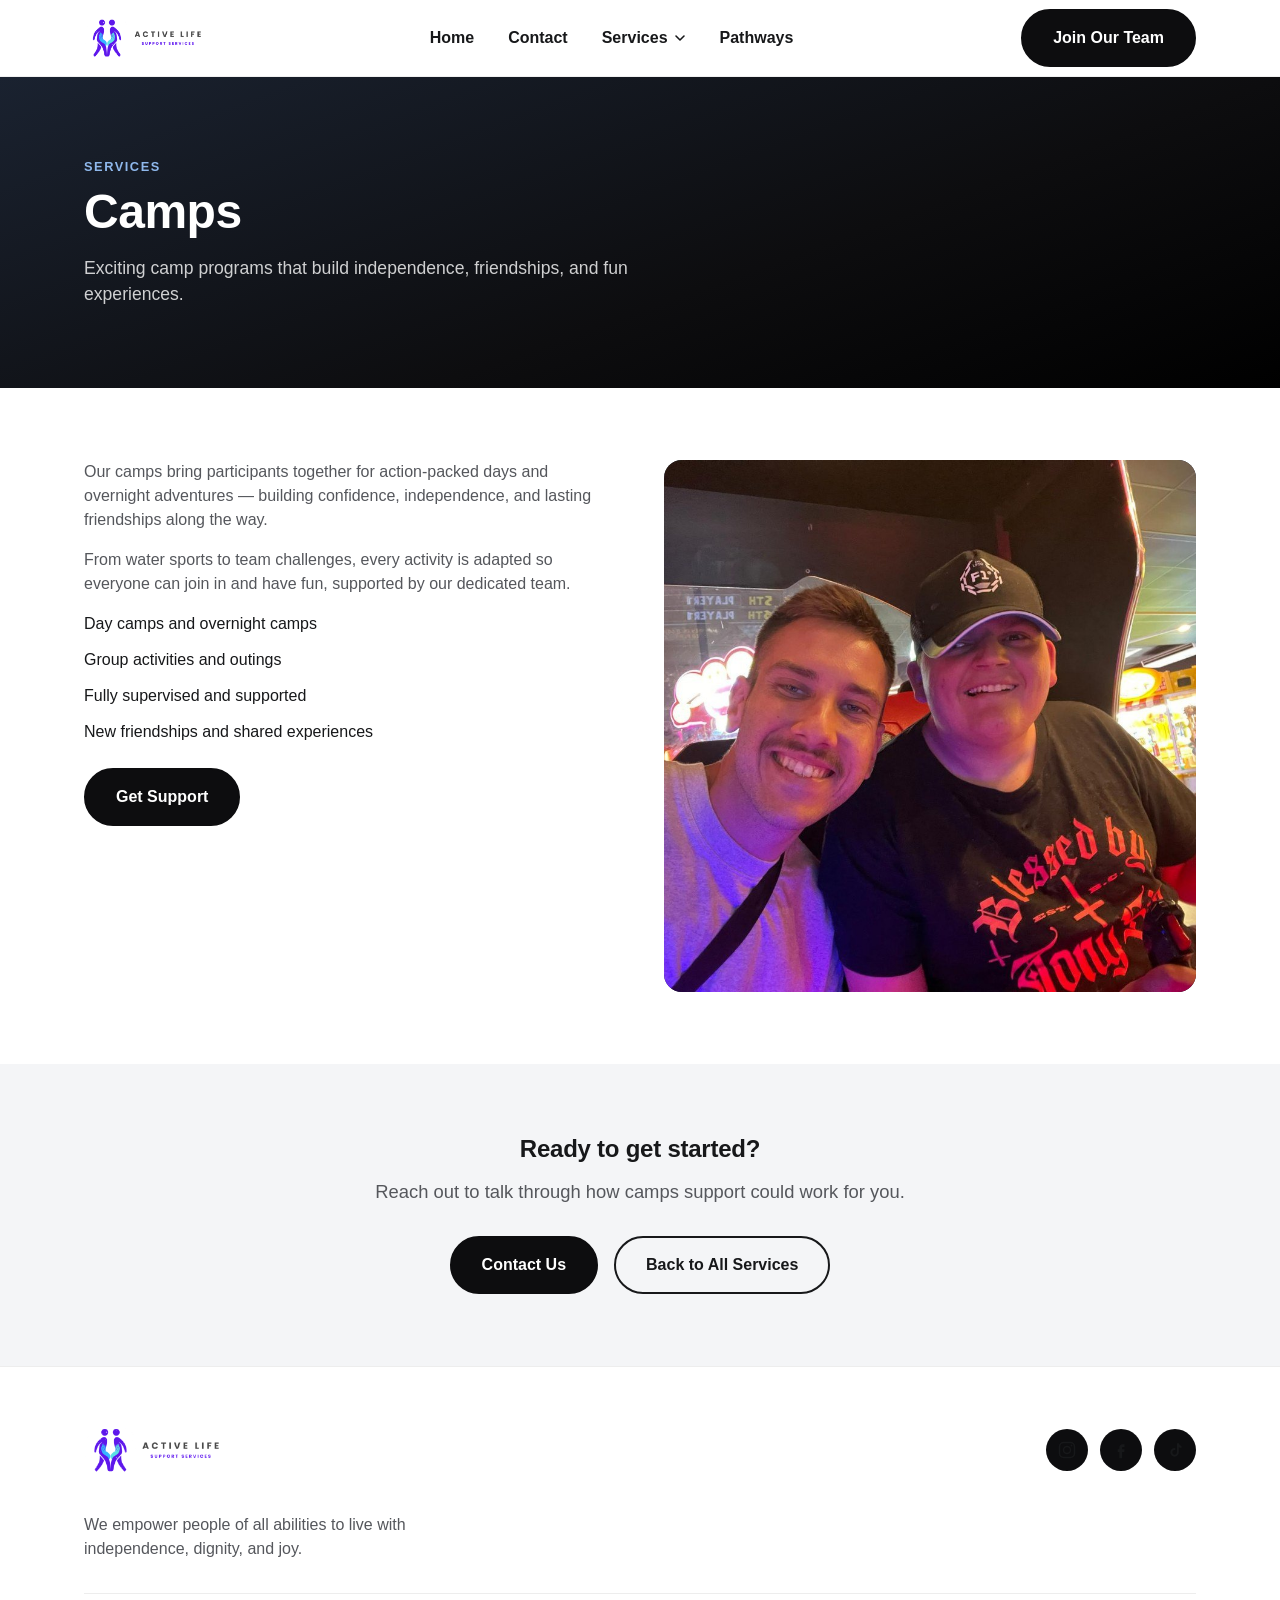
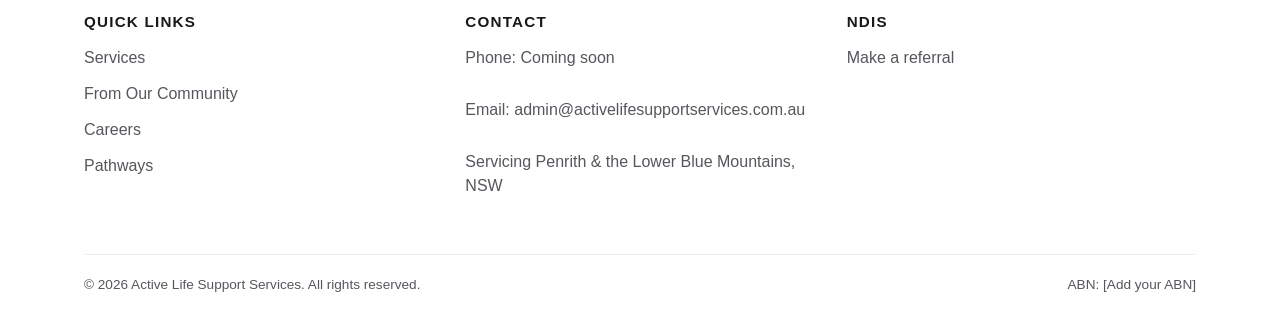
<file: services-camps.html>
<!doctype html>
<html lang="en">
<head>
<meta charset="UTF-8">
<meta name="viewport" content="width=device-width, initial-scale=1.0">
<title>Camps | Active Life Support Services</title>
<meta name="description" content="Camps support from Active Life Support Services — Exciting camp programs that build independence, friendships, and fun experiences.">
<link rel="icon" href="assets/logo-icon.png" type="image/png">
<link rel="stylesheet" href="css/style.css">
</head>
<body>

<header class="site-header">
  <div class="container">
    <a href="index.html" class="brand">
      <img src="assets/logo-full.png" alt="Active Life Support Services">
    </a>
    <nav class="desktop-nav" aria-label="Primary">
      <ul>
        <li><a href="index.html">Home</a></li>
        <li><a href="contact.html">Contact</a></li>
        <li class="has-dropdown">
          <a href="services.html">Services
            <svg width="12" height="12" viewBox="0 0 12 12" aria-hidden="true"><path d="M2 4l4 4 4-4" stroke="currentColor" stroke-width="1.6" fill="none" stroke-linecap="round" stroke-linejoin="round"/></svg>
          </a>
          <ul class="dropdown">
            <li><a href="services-respite.html">Respite</a></li>
            <li><a href="services-camps.html">Camps</a></li>
            <li><a href="services-community-access.html">Community Access</a></li>
            <li><a href="services-personal-support.html">Personal Support</a></li>
          </ul>
        </li>
        <li><a href="pathways.html">Pathways</a></li>
      </ul>
    </nav>
    <a href="careers.html" class="btn btn-primary nav-cta">Join Our Team</a>
    <button class="menu-toggle" data-menu-toggle aria-label="Open menu">
      <span></span><span></span><span></span>
    </button>
  </div>
</header>

<div class="mobile-menu" data-mobile-menu>
  <div class="mobile-menu-top">
    <button class="mobile-menu-close" data-menu-close aria-label="Close menu">&times;</button>
  </div>
  <nav>
    <ul>
      <li><a href="index.html">Home</a></li>
      <li><a href="contact.html">Contact</a></li>
      <li>
        <button class="mobile-dropdown-toggle" data-submenu-toggle>Services <span aria-hidden="true">⌄</span></button>
        <div class="mobile-submenu" data-submenu>
          <a href="services-respite.html">Respite</a>
          <a href="services-camps.html">Camps</a>
          <a href="services-community-access.html">Community Access</a>
          <a href="services-personal-support.html">Personal Support</a>
        </div>
      </li>
      <li><a href="pathways.html">Pathways</a></li>
      <li><a href="careers.html">Careers</a></li>
    </ul>
  </nav>
</div>


<section class="page-hero">
  <div class="container">
    <span class="eyebrow" style="color:#8fb8ec;">Services</span>
    <h1>Camps</h1>
    <p class="lede">Exciting camp programs that build independence, friendships, and fun experiences.</p>
  </div>
</section>

<section class="section">
  <div class="container two-col">
    <div>
        <p>Our camps bring participants together for action-packed days and overnight adventures — building confidence, independence, and lasting friendships along the way.</p>
        <p>From water sports to team challenges, every activity is adapted so everyone can join in and have fun, supported by our dedicated team.</p>
        <ul style="display:flex;flex-direction:column;gap:12px;margin-bottom:24px;">
          <li>Day camps and overnight camps</li>
          <li>Group activities and outings</li>
          <li>Fully supervised and supported</li>
          <li>New friendships and shared experiences</li>
        </ul>
        <a href="contact.html" class="btn btn-primary">Get Support</a>
    </div>
    <div class="media-block tone-2" style="aspect-ratio:1/1;"><img src="assets/photos/camps.jpg" alt="Support worker and participant having fun together at an arcade" loading="lazy"></div>
  </div>
</section>

<section class="section section-alt cta-section">
  <div class="container">
    <div class="section-head">
      <h2>Ready to get started?</h2>
      <p class="lede">Reach out to talk through how camps support could work for you.</p>
    </div>
    <div class="button-row">
      <a href="contact.html" class="btn btn-primary">Contact Us</a>
      <a href="services.html" class="btn btn-outline">Back to All Services</a>
    </div>
  </div>
</section>

<footer class="footer">
  <div class="container">
    <div class="footer-top">
      <div class="footer-brand">
        <img src="assets/logo-full.png" alt="Active Life Support Services">
      </div>
      <div class="social-icons">
        <a href="https://www.instagram.com/activelifesupportservices?rpxt=cmFkNDVycGtsMHht&utm_source=qr" target="_blank" rel="noopener" aria-label="Instagram">
          <svg viewBox="0 0 24 24"><rect x="3" y="3" width="18" height="18" rx="5" fill="none" stroke="currentColor" stroke-width="1.8"/><circle cx="12" cy="12" r="4.2" fill="none" stroke="currentColor" stroke-width="1.8"/><circle cx="17.4" cy="6.6" r="1.1" fill="currentColor"/></svg>
        </a>
        <a href="#" aria-label="Facebook">
          <svg viewBox="0 0 24 24"><path d="M14 8.5h2.2V5.2h-2.5c-2.4 0-3.7 1.5-3.7 3.9v2H8v3.3h2v7.4h3.4v-7.4h2.5l.4-3.3h-2.9V9.4c0-.7.3-.9 1.1-.9Z" fill="currentColor"/></svg>
        </a>
        <a href="#" aria-label="TikTok">
          <svg viewBox="0 0 24 24"><path d="M14.5 4h2.3c.2 1.6 1.3 2.9 3 3.3v2.4c-1.2 0-2.3-.4-3.2-1v6.1c0 2.9-2.1 5.2-5.1 5.2-2.9 0-5.1-2.3-5.1-5.2 0-2.9 2.2-5.2 5.1-5.2.3 0 .6 0 .9.1v2.5c-.3-.1-.6-.2-.9-.2-1.5 0-2.7 1.2-2.7 2.8 0 1.5 1.2 2.8 2.7 2.8 1.6 0 2.8-1.3 2.8-2.8V4Z" fill="currentColor"/></svg>
        </a>
      </div>
    </div>
    <p class="footer-tagline" style="margin-bottom:32px;">We empower people of all abilities to live with independence, dignity, and joy.</p>

    <div class="footer-columns">
      <div>
        <h4>Quick Links</h4>
        <ul>
          <li><a href="services.html">Services</a></li>
          <li><a href="index.html#community">From Our Community</a></li>
          <li><a href="careers.html">Careers</a></li>
          <li><a href="pathways.html">Pathways</a></li>
        </ul>
      </div>
      <div>
        <h4>Contact</h4>
        <ul>
          <li><p>Phone: Coming soon</p></li>
          <li><p>Email: <a href="mailto:admin@activelifesupportservices.com.au">admin@activelifesupportservices.com.au</a></p></li>
          <li><p>Servicing Penrith &amp; the Lower Blue Mountains, NSW</p></li>
        </ul>
      </div>
      <div>
        <h4>NDIS</h4>
        <ul>
          <li><a href="contact.html">Make a referral</a></li>
        </ul>
      </div>
    </div>

    <div class="footer-bottom">
      <span>&copy; 2026 Active Life Support Services. All rights reserved.</span>
      <span>ABN: [Add your ABN]</span>
    </div>
  </div>
</footer>

<script src="js/main.js"></script>

</body>
</html>
</file>
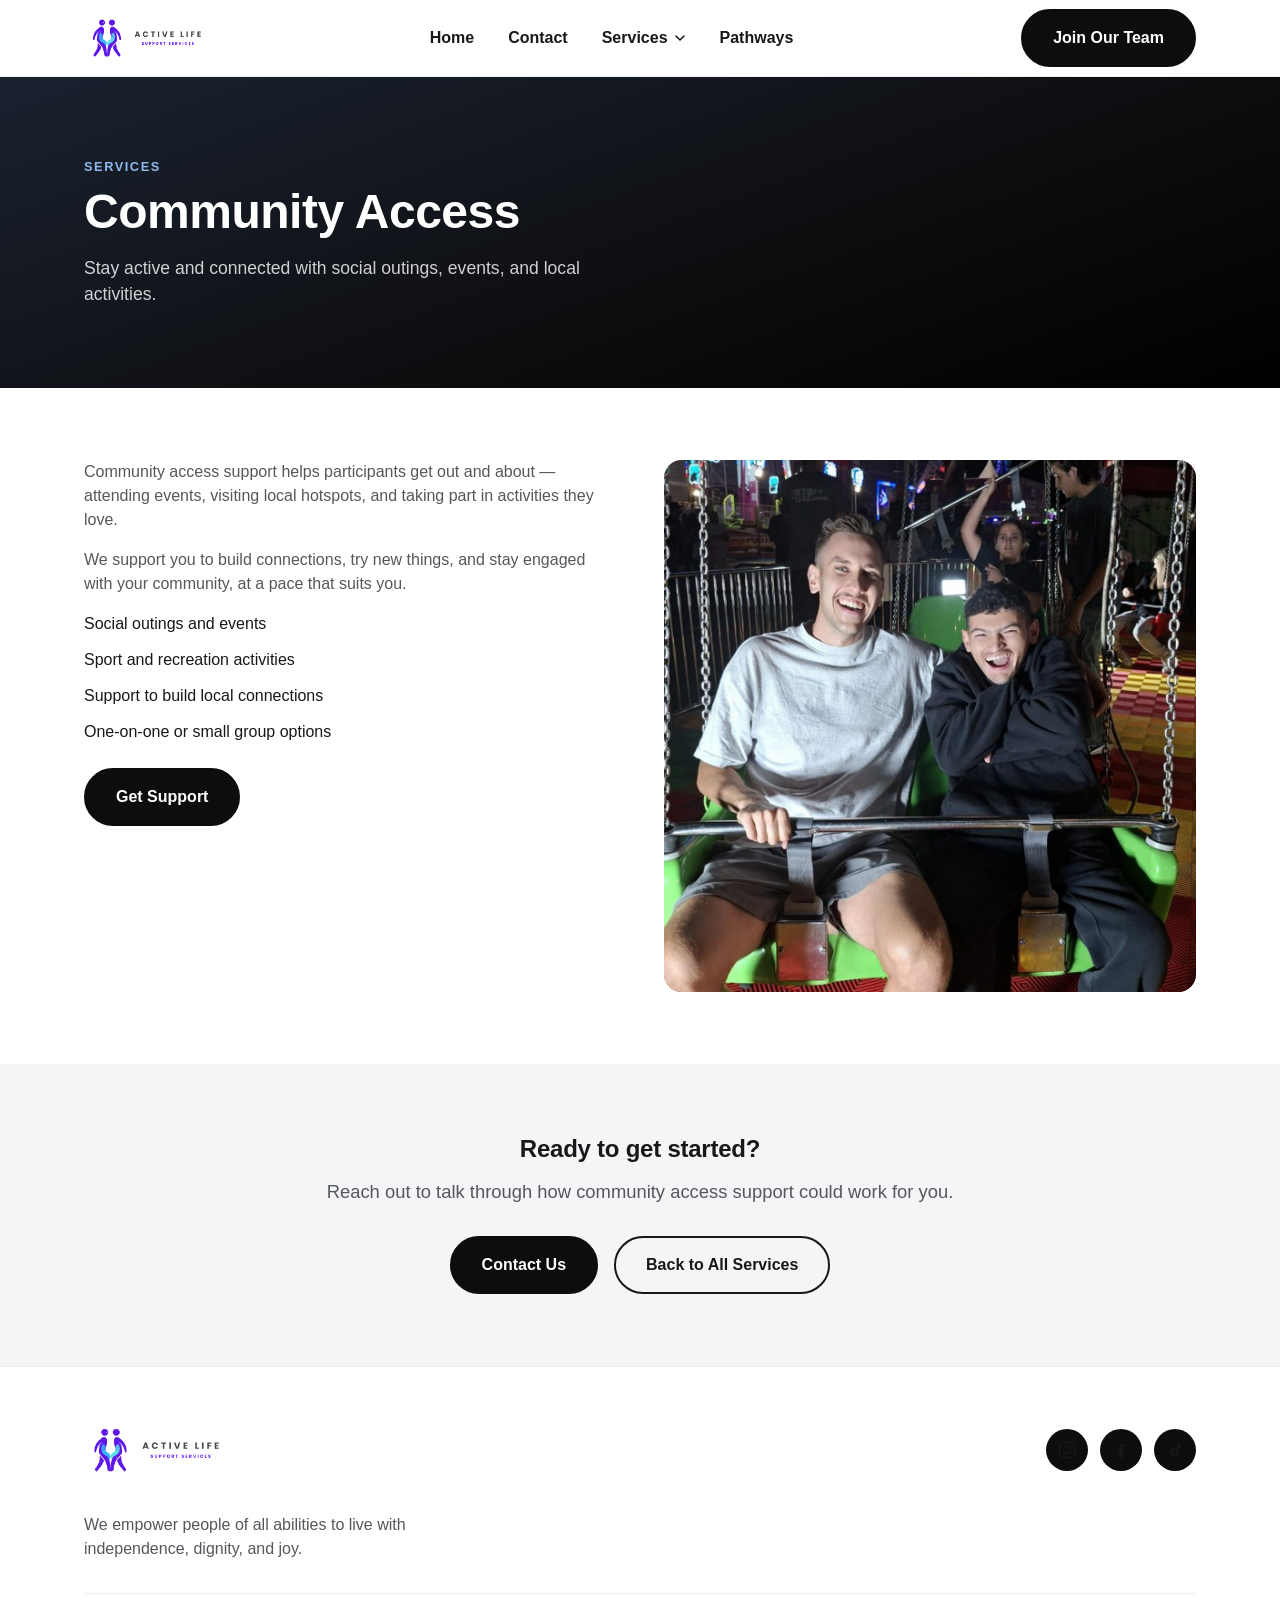
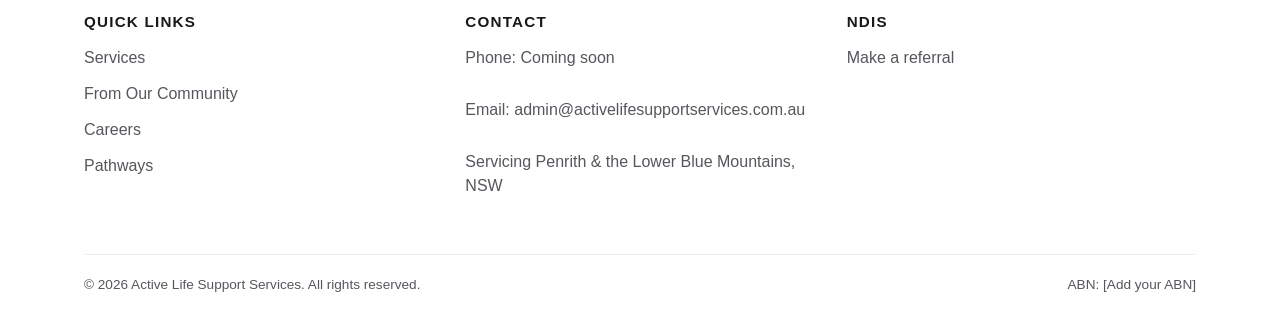
<file: services-community-access.html>
<!doctype html>
<html lang="en">
<head>
<meta charset="UTF-8">
<meta name="viewport" content="width=device-width, initial-scale=1.0">
<title>Community Access | Active Life Support Services</title>
<meta name="description" content="Community Access support from Active Life Support Services — Stay active and connected with social outings, events, and local activities.">
<link rel="icon" href="assets/logo-icon.png" type="image/png">
<link rel="stylesheet" href="css/style.css">
</head>
<body>

<header class="site-header">
  <div class="container">
    <a href="index.html" class="brand">
      <img src="assets/logo-full.png" alt="Active Life Support Services">
    </a>
    <nav class="desktop-nav" aria-label="Primary">
      <ul>
        <li><a href="index.html">Home</a></li>
        <li><a href="contact.html">Contact</a></li>
        <li class="has-dropdown">
          <a href="services.html">Services
            <svg width="12" height="12" viewBox="0 0 12 12" aria-hidden="true"><path d="M2 4l4 4 4-4" stroke="currentColor" stroke-width="1.6" fill="none" stroke-linecap="round" stroke-linejoin="round"/></svg>
          </a>
          <ul class="dropdown">
            <li><a href="services-respite.html">Respite</a></li>
            <li><a href="services-camps.html">Camps</a></li>
            <li><a href="services-community-access.html">Community Access</a></li>
            <li><a href="services-personal-support.html">Personal Support</a></li>
          </ul>
        </li>
        <li><a href="pathways.html">Pathways</a></li>
      </ul>
    </nav>
    <a href="careers.html" class="btn btn-primary nav-cta">Join Our Team</a>
    <button class="menu-toggle" data-menu-toggle aria-label="Open menu">
      <span></span><span></span><span></span>
    </button>
  </div>
</header>

<div class="mobile-menu" data-mobile-menu>
  <div class="mobile-menu-top">
    <button class="mobile-menu-close" data-menu-close aria-label="Close menu">&times;</button>
  </div>
  <nav>
    <ul>
      <li><a href="index.html">Home</a></li>
      <li><a href="contact.html">Contact</a></li>
      <li>
        <button class="mobile-dropdown-toggle" data-submenu-toggle>Services <span aria-hidden="true">⌄</span></button>
        <div class="mobile-submenu" data-submenu>
          <a href="services-respite.html">Respite</a>
          <a href="services-camps.html">Camps</a>
          <a href="services-community-access.html">Community Access</a>
          <a href="services-personal-support.html">Personal Support</a>
        </div>
      </li>
      <li><a href="pathways.html">Pathways</a></li>
      <li><a href="careers.html">Careers</a></li>
    </ul>
  </nav>
</div>


<section class="page-hero">
  <div class="container">
    <span class="eyebrow" style="color:#8fb8ec;">Services</span>
    <h1>Community Access</h1>
    <p class="lede">Stay active and connected with social outings, events, and local activities.</p>
  </div>
</section>

<section class="section">
  <div class="container two-col">
    <div>
        <p>Community access support helps participants get out and about — attending events, visiting local hotspots, and taking part in activities they love.</p>
        <p>We support you to build connections, try new things, and stay engaged with your community, at a pace that suits you.</p>
        <ul style="display:flex;flex-direction:column;gap:12px;margin-bottom:24px;">
          <li>Social outings and events</li>
          <li>Sport and recreation activities</li>
          <li>Support to build local connections</li>
          <li>One-on-one or small group options</li>
        </ul>
        <a href="contact.html" class="btn btn-primary">Get Support</a>
    </div>
    <div class="media-block tone-3" style="aspect-ratio:1/1;"><img src="assets/photos/community-access.jpg" alt="Support worker and participant enjoying a night out at a community event" loading="lazy"></div>
  </div>
</section>

<section class="section section-alt cta-section">
  <div class="container">
    <div class="section-head">
      <h2>Ready to get started?</h2>
      <p class="lede">Reach out to talk through how community access support could work for you.</p>
    </div>
    <div class="button-row">
      <a href="contact.html" class="btn btn-primary">Contact Us</a>
      <a href="services.html" class="btn btn-outline">Back to All Services</a>
    </div>
  </div>
</section>

<footer class="footer">
  <div class="container">
    <div class="footer-top">
      <div class="footer-brand">
        <img src="assets/logo-full.png" alt="Active Life Support Services">
      </div>
      <div class="social-icons">
        <a href="https://www.instagram.com/activelifesupportservices?rpxt=cmFkNDVycGtsMHht&utm_source=qr" target="_blank" rel="noopener" aria-label="Instagram">
          <svg viewBox="0 0 24 24"><rect x="3" y="3" width="18" height="18" rx="5" fill="none" stroke="currentColor" stroke-width="1.8"/><circle cx="12" cy="12" r="4.2" fill="none" stroke="currentColor" stroke-width="1.8"/><circle cx="17.4" cy="6.6" r="1.1" fill="currentColor"/></svg>
        </a>
        <a href="#" aria-label="Facebook">
          <svg viewBox="0 0 24 24"><path d="M14 8.5h2.2V5.2h-2.5c-2.4 0-3.7 1.5-3.7 3.9v2H8v3.3h2v7.4h3.4v-7.4h2.5l.4-3.3h-2.9V9.4c0-.7.3-.9 1.1-.9Z" fill="currentColor"/></svg>
        </a>
        <a href="#" aria-label="TikTok">
          <svg viewBox="0 0 24 24"><path d="M14.5 4h2.3c.2 1.6 1.3 2.9 3 3.3v2.4c-1.2 0-2.3-.4-3.2-1v6.1c0 2.9-2.1 5.2-5.1 5.2-2.9 0-5.1-2.3-5.1-5.2 0-2.9 2.2-5.2 5.1-5.2.3 0 .6 0 .9.1v2.5c-.3-.1-.6-.2-.9-.2-1.5 0-2.7 1.2-2.7 2.8 0 1.5 1.2 2.8 2.7 2.8 1.6 0 2.8-1.3 2.8-2.8V4Z" fill="currentColor"/></svg>
        </a>
      </div>
    </div>
    <p class="footer-tagline" style="margin-bottom:32px;">We empower people of all abilities to live with independence, dignity, and joy.</p>

    <div class="footer-columns">
      <div>
        <h4>Quick Links</h4>
        <ul>
          <li><a href="services.html">Services</a></li>
          <li><a href="index.html#community">From Our Community</a></li>
          <li><a href="careers.html">Careers</a></li>
          <li><a href="pathways.html">Pathways</a></li>
        </ul>
      </div>
      <div>
        <h4>Contact</h4>
        <ul>
          <li><p>Phone: Coming soon</p></li>
          <li><p>Email: <a href="mailto:admin@activelifesupportservices.com.au">admin@activelifesupportservices.com.au</a></p></li>
          <li><p>Servicing Penrith &amp; the Lower Blue Mountains, NSW</p></li>
        </ul>
      </div>
      <div>
        <h4>NDIS</h4>
        <ul>
          <li><a href="contact.html">Make a referral</a></li>
        </ul>
      </div>
    </div>

    <div class="footer-bottom">
      <span>&copy; 2026 Active Life Support Services. All rights reserved.</span>
      <span>ABN: [Add your ABN]</span>
    </div>
  </div>
</footer>

<script src="js/main.js"></script>

</body>
</html>
</file>
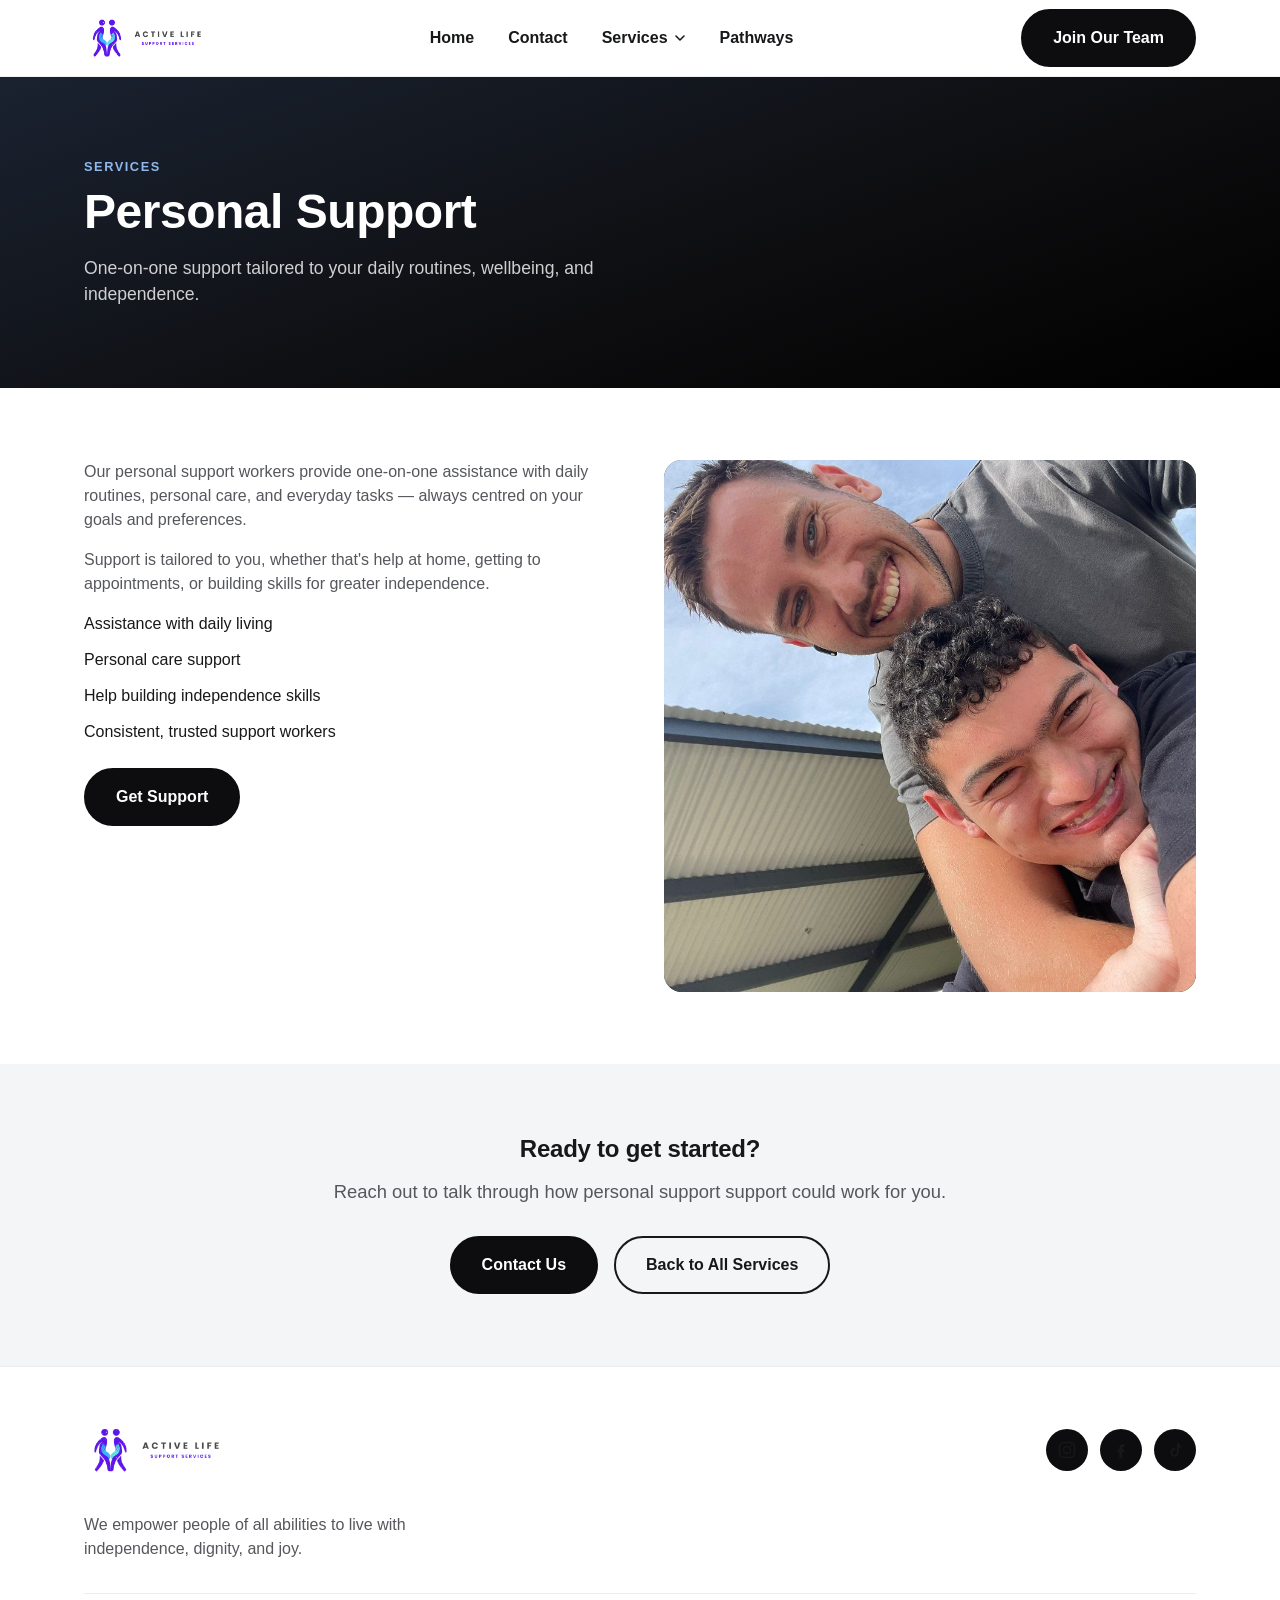
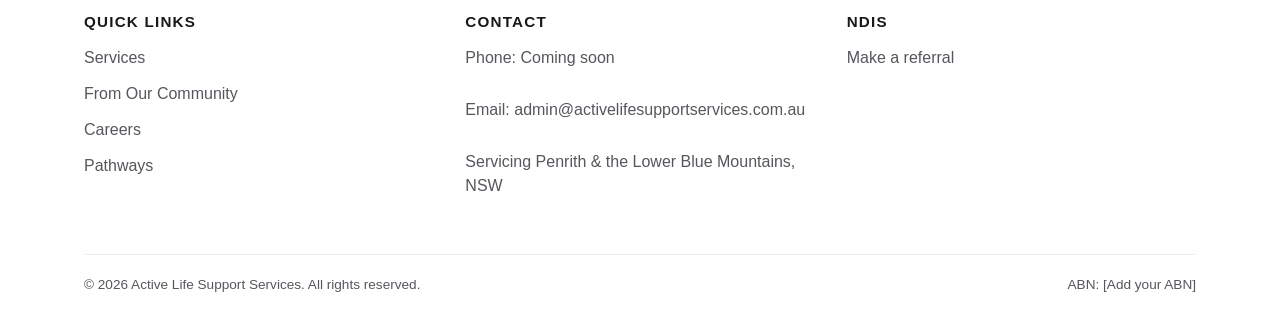
<file: services-personal-support.html>
<!doctype html>
<html lang="en">
<head>
<meta charset="UTF-8">
<meta name="viewport" content="width=device-width, initial-scale=1.0">
<title>Personal Support | Active Life Support Services</title>
<meta name="description" content="Personal Support support from Active Life Support Services — One-on-one support tailored to your daily routines, wellbeing, and independence.">
<link rel="icon" href="assets/logo-icon.png" type="image/png">
<link rel="stylesheet" href="css/style.css">
</head>
<body>

<header class="site-header">
  <div class="container">
    <a href="index.html" class="brand">
      <img src="assets/logo-full.png" alt="Active Life Support Services">
    </a>
    <nav class="desktop-nav" aria-label="Primary">
      <ul>
        <li><a href="index.html">Home</a></li>
        <li><a href="contact.html">Contact</a></li>
        <li class="has-dropdown">
          <a href="services.html">Services
            <svg width="12" height="12" viewBox="0 0 12 12" aria-hidden="true"><path d="M2 4l4 4 4-4" stroke="currentColor" stroke-width="1.6" fill="none" stroke-linecap="round" stroke-linejoin="round"/></svg>
          </a>
          <ul class="dropdown">
            <li><a href="services-respite.html">Respite</a></li>
            <li><a href="services-camps.html">Camps</a></li>
            <li><a href="services-community-access.html">Community Access</a></li>
            <li><a href="services-personal-support.html">Personal Support</a></li>
          </ul>
        </li>
        <li><a href="pathways.html">Pathways</a></li>
      </ul>
    </nav>
    <a href="careers.html" class="btn btn-primary nav-cta">Join Our Team</a>
    <button class="menu-toggle" data-menu-toggle aria-label="Open menu">
      <span></span><span></span><span></span>
    </button>
  </div>
</header>

<div class="mobile-menu" data-mobile-menu>
  <div class="mobile-menu-top">
    <button class="mobile-menu-close" data-menu-close aria-label="Close menu">&times;</button>
  </div>
  <nav>
    <ul>
      <li><a href="index.html">Home</a></li>
      <li><a href="contact.html">Contact</a></li>
      <li>
        <button class="mobile-dropdown-toggle" data-submenu-toggle>Services <span aria-hidden="true">⌄</span></button>
        <div class="mobile-submenu" data-submenu>
          <a href="services-respite.html">Respite</a>
          <a href="services-camps.html">Camps</a>
          <a href="services-community-access.html">Community Access</a>
          <a href="services-personal-support.html">Personal Support</a>
        </div>
      </li>
      <li><a href="pathways.html">Pathways</a></li>
      <li><a href="careers.html">Careers</a></li>
    </ul>
  </nav>
</div>


<section class="page-hero">
  <div class="container">
    <span class="eyebrow" style="color:#8fb8ec;">Services</span>
    <h1>Personal Support</h1>
    <p class="lede">One-on-one support tailored to your daily routines, wellbeing, and independence.</p>
  </div>
</section>

<section class="section">
  <div class="container two-col">
    <div>
        <p>Our personal support workers provide one-on-one assistance with daily routines, personal care, and everyday tasks — always centred on your goals and preferences.</p>
        <p>Support is tailored to you, whether that's help at home, getting to appointments, or building skills for greater independence.</p>
        <ul style="display:flex;flex-direction:column;gap:12px;margin-bottom:24px;">
          <li>Assistance with daily living</li>
          <li>Personal care support</li>
          <li>Help building independence skills</li>
          <li>Consistent, trusted support workers</li>
        </ul>
        <a href="contact.html" class="btn btn-primary">Get Support</a>
    </div>
    <div class="media-block tone-4" style="aspect-ratio:1/1;"><img src="assets/photos/personal-support.jpg" alt="Support worker and participant sharing a laugh together" loading="lazy"></div>
  </div>
</section>

<section class="section section-alt cta-section">
  <div class="container">
    <div class="section-head">
      <h2>Ready to get started?</h2>
      <p class="lede">Reach out to talk through how personal support support could work for you.</p>
    </div>
    <div class="button-row">
      <a href="contact.html" class="btn btn-primary">Contact Us</a>
      <a href="services.html" class="btn btn-outline">Back to All Services</a>
    </div>
  </div>
</section>

<footer class="footer">
  <div class="container">
    <div class="footer-top">
      <div class="footer-brand">
        <img src="assets/logo-full.png" alt="Active Life Support Services">
      </div>
      <div class="social-icons">
        <a href="https://www.instagram.com/activelifesupportservices?rpxt=cmFkNDVycGtsMHht&utm_source=qr" target="_blank" rel="noopener" aria-label="Instagram">
          <svg viewBox="0 0 24 24"><rect x="3" y="3" width="18" height="18" rx="5" fill="none" stroke="currentColor" stroke-width="1.8"/><circle cx="12" cy="12" r="4.2" fill="none" stroke="currentColor" stroke-width="1.8"/><circle cx="17.4" cy="6.6" r="1.1" fill="currentColor"/></svg>
        </a>
        <a href="#" aria-label="Facebook">
          <svg viewBox="0 0 24 24"><path d="M14 8.5h2.2V5.2h-2.5c-2.4 0-3.7 1.5-3.7 3.9v2H8v3.3h2v7.4h3.4v-7.4h2.5l.4-3.3h-2.9V9.4c0-.7.3-.9 1.1-.9Z" fill="currentColor"/></svg>
        </a>
        <a href="#" aria-label="TikTok">
          <svg viewBox="0 0 24 24"><path d="M14.5 4h2.3c.2 1.6 1.3 2.9 3 3.3v2.4c-1.2 0-2.3-.4-3.2-1v6.1c0 2.9-2.1 5.2-5.1 5.2-2.9 0-5.1-2.3-5.1-5.2 0-2.9 2.2-5.2 5.1-5.2.3 0 .6 0 .9.1v2.5c-.3-.1-.6-.2-.9-.2-1.5 0-2.7 1.2-2.7 2.8 0 1.5 1.2 2.8 2.7 2.8 1.6 0 2.8-1.3 2.8-2.8V4Z" fill="currentColor"/></svg>
        </a>
      </div>
    </div>
    <p class="footer-tagline" style="margin-bottom:32px;">We empower people of all abilities to live with independence, dignity, and joy.</p>

    <div class="footer-columns">
      <div>
        <h4>Quick Links</h4>
        <ul>
          <li><a href="services.html">Services</a></li>
          <li><a href="index.html#community">From Our Community</a></li>
          <li><a href="careers.html">Careers</a></li>
          <li><a href="pathways.html">Pathways</a></li>
        </ul>
      </div>
      <div>
        <h4>Contact</h4>
        <ul>
          <li><p>Phone: Coming soon</p></li>
          <li><p>Email: <a href="mailto:admin@activelifesupportservices.com.au">admin@activelifesupportservices.com.au</a></p></li>
          <li><p>Servicing Penrith &amp; the Lower Blue Mountains, NSW</p></li>
        </ul>
      </div>
      <div>
        <h4>NDIS</h4>
        <ul>
          <li><a href="contact.html">Make a referral</a></li>
        </ul>
      </div>
    </div>

    <div class="footer-bottom">
      <span>&copy; 2026 Active Life Support Services. All rights reserved.</span>
      <span>ABN: [Add your ABN]</span>
    </div>
  </div>
</footer>

<script src="js/main.js"></script>

</body>
</html>
</file>
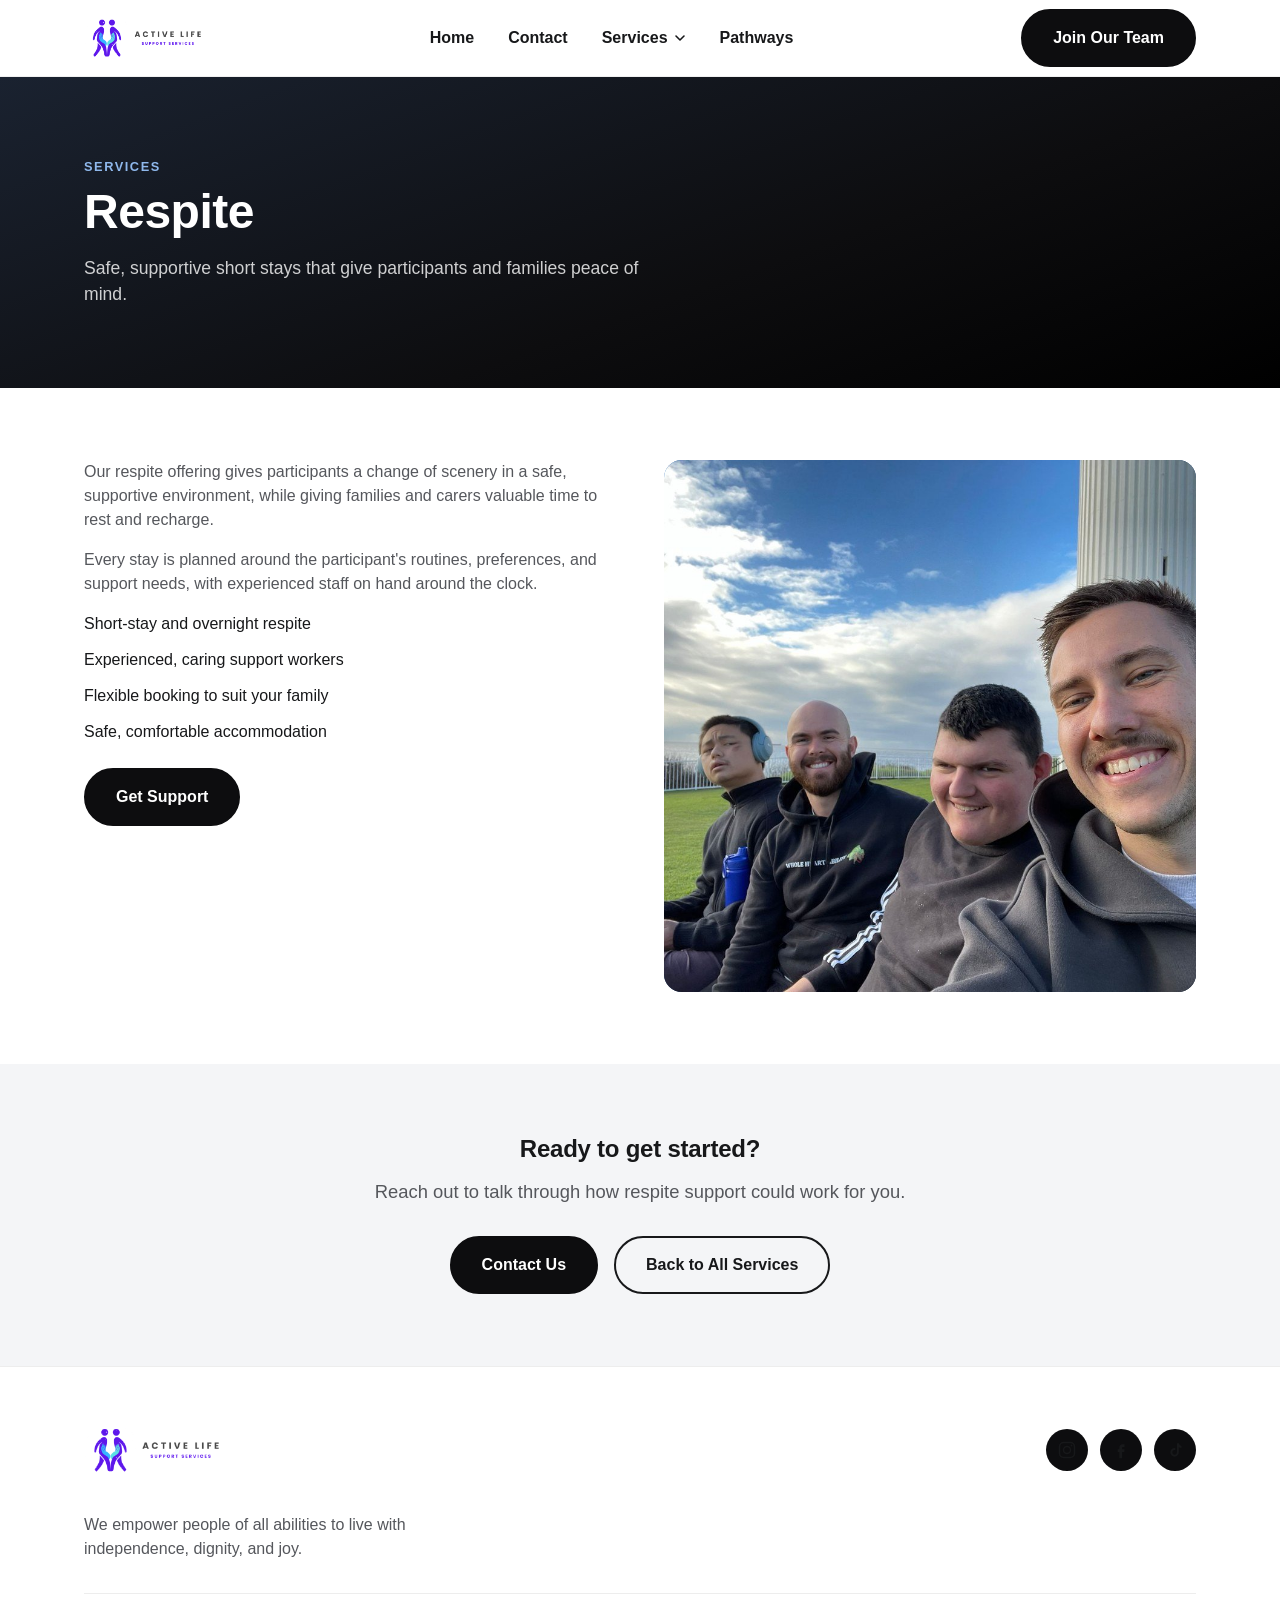
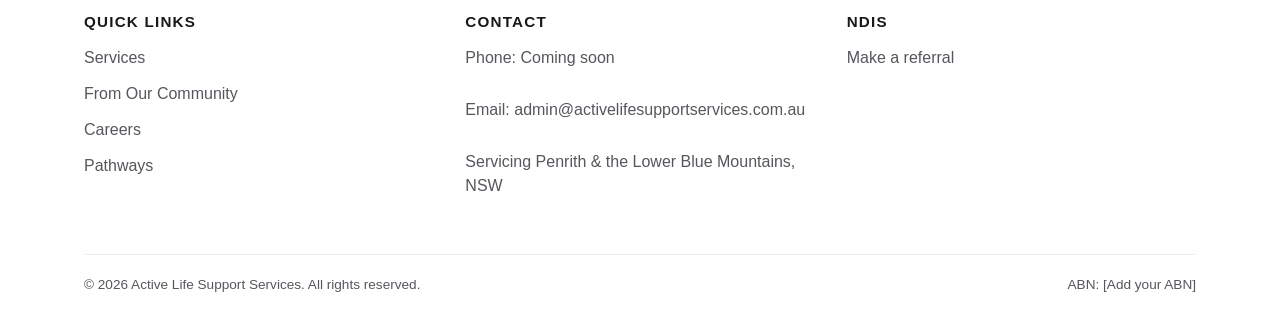
<file: services-respite.html>
<!doctype html>
<html lang="en">
<head>
<meta charset="UTF-8">
<meta name="viewport" content="width=device-width, initial-scale=1.0">
<title>Respite | Active Life Support Services</title>
<meta name="description" content="Respite support from Active Life Support Services — Safe, supportive short stays that give participants and families peace of mind.">
<link rel="icon" href="assets/logo-icon.png" type="image/png">
<link rel="stylesheet" href="css/style.css">
</head>
<body>

<header class="site-header">
  <div class="container">
    <a href="index.html" class="brand">
      <img src="assets/logo-full.png" alt="Active Life Support Services">
    </a>
    <nav class="desktop-nav" aria-label="Primary">
      <ul>
        <li><a href="index.html">Home</a></li>
        <li><a href="contact.html">Contact</a></li>
        <li class="has-dropdown">
          <a href="services.html">Services
            <svg width="12" height="12" viewBox="0 0 12 12" aria-hidden="true"><path d="M2 4l4 4 4-4" stroke="currentColor" stroke-width="1.6" fill="none" stroke-linecap="round" stroke-linejoin="round"/></svg>
          </a>
          <ul class="dropdown">
            <li><a href="services-respite.html">Respite</a></li>
            <li><a href="services-camps.html">Camps</a></li>
            <li><a href="services-community-access.html">Community Access</a></li>
            <li><a href="services-personal-support.html">Personal Support</a></li>
          </ul>
        </li>
        <li><a href="pathways.html">Pathways</a></li>
      </ul>
    </nav>
    <a href="careers.html" class="btn btn-primary nav-cta">Join Our Team</a>
    <button class="menu-toggle" data-menu-toggle aria-label="Open menu">
      <span></span><span></span><span></span>
    </button>
  </div>
</header>

<div class="mobile-menu" data-mobile-menu>
  <div class="mobile-menu-top">
    <button class="mobile-menu-close" data-menu-close aria-label="Close menu">&times;</button>
  </div>
  <nav>
    <ul>
      <li><a href="index.html">Home</a></li>
      <li><a href="contact.html">Contact</a></li>
      <li>
        <button class="mobile-dropdown-toggle" data-submenu-toggle>Services <span aria-hidden="true">⌄</span></button>
        <div class="mobile-submenu" data-submenu>
          <a href="services-respite.html">Respite</a>
          <a href="services-camps.html">Camps</a>
          <a href="services-community-access.html">Community Access</a>
          <a href="services-personal-support.html">Personal Support</a>
        </div>
      </li>
      <li><a href="pathways.html">Pathways</a></li>
      <li><a href="careers.html">Careers</a></li>
    </ul>
  </nav>
</div>


<section class="page-hero">
  <div class="container">
    <span class="eyebrow" style="color:#8fb8ec;">Services</span>
    <h1>Respite</h1>
    <p class="lede">Safe, supportive short stays that give participants and families peace of mind.</p>
  </div>
</section>

<section class="section">
  <div class="container two-col">
    <div>
        <p>Our respite offering gives participants a change of scenery in a safe, supportive environment, while giving families and carers valuable time to rest and recharge.</p>
        <p>Every stay is planned around the participant's routines, preferences, and support needs, with experienced staff on hand around the clock.</p>
        <ul style="display:flex;flex-direction:column;gap:12px;margin-bottom:24px;">
          <li>Short-stay and overnight respite</li>
          <li>Experienced, caring support workers</li>
          <li>Flexible booking to suit your family</li>
          <li>Safe, comfortable accommodation</li>
        </ul>
        <a href="contact.html" class="btn btn-primary">Get Support</a>
    </div>
    <div class="media-block tone-1" style="aspect-ratio:1/1;"><img src="assets/photos/respite.jpg" alt="Support worker with participants enjoying the outdoors together" loading="lazy"></div>
  </div>
</section>

<section class="section section-alt cta-section">
  <div class="container">
    <div class="section-head">
      <h2>Ready to get started?</h2>
      <p class="lede">Reach out to talk through how respite support could work for you.</p>
    </div>
    <div class="button-row">
      <a href="contact.html" class="btn btn-primary">Contact Us</a>
      <a href="services.html" class="btn btn-outline">Back to All Services</a>
    </div>
  </div>
</section>

<footer class="footer">
  <div class="container">
    <div class="footer-top">
      <div class="footer-brand">
        <img src="assets/logo-full.png" alt="Active Life Support Services">
      </div>
      <div class="social-icons">
        <a href="https://www.instagram.com/activelifesupportservices?rpxt=cmFkNDVycGtsMHht&utm_source=qr" target="_blank" rel="noopener" aria-label="Instagram">
          <svg viewBox="0 0 24 24"><rect x="3" y="3" width="18" height="18" rx="5" fill="none" stroke="currentColor" stroke-width="1.8"/><circle cx="12" cy="12" r="4.2" fill="none" stroke="currentColor" stroke-width="1.8"/><circle cx="17.4" cy="6.6" r="1.1" fill="currentColor"/></svg>
        </a>
        <a href="#" aria-label="Facebook">
          <svg viewBox="0 0 24 24"><path d="M14 8.5h2.2V5.2h-2.5c-2.4 0-3.7 1.5-3.7 3.9v2H8v3.3h2v7.4h3.4v-7.4h2.5l.4-3.3h-2.9V9.4c0-.7.3-.9 1.1-.9Z" fill="currentColor"/></svg>
        </a>
        <a href="#" aria-label="TikTok">
          <svg viewBox="0 0 24 24"><path d="M14.5 4h2.3c.2 1.6 1.3 2.9 3 3.3v2.4c-1.2 0-2.3-.4-3.2-1v6.1c0 2.9-2.1 5.2-5.1 5.2-2.9 0-5.1-2.3-5.1-5.2 0-2.9 2.2-5.2 5.1-5.2.3 0 .6 0 .9.1v2.5c-.3-.1-.6-.2-.9-.2-1.5 0-2.7 1.2-2.7 2.8 0 1.5 1.2 2.8 2.7 2.8 1.6 0 2.8-1.3 2.8-2.8V4Z" fill="currentColor"/></svg>
        </a>
      </div>
    </div>
    <p class="footer-tagline" style="margin-bottom:32px;">We empower people of all abilities to live with independence, dignity, and joy.</p>

    <div class="footer-columns">
      <div>
        <h4>Quick Links</h4>
        <ul>
          <li><a href="services.html">Services</a></li>
          <li><a href="index.html#community">From Our Community</a></li>
          <li><a href="careers.html">Careers</a></li>
          <li><a href="pathways.html">Pathways</a></li>
        </ul>
      </div>
      <div>
        <h4>Contact</h4>
        <ul>
          <li><p>Phone: Coming soon</p></li>
          <li><p>Email: <a href="mailto:admin@activelifesupportservices.com.au">admin@activelifesupportservices.com.au</a></p></li>
          <li><p>Servicing Penrith &amp; the Lower Blue Mountains, NSW</p></li>
        </ul>
      </div>
      <div>
        <h4>NDIS</h4>
        <ul>
          <li><a href="contact.html">Make a referral</a></li>
        </ul>
      </div>
    </div>

    <div class="footer-bottom">
      <span>&copy; 2026 Active Life Support Services. All rights reserved.</span>
      <span>ABN: [Add your ABN]</span>
    </div>
  </div>
</footer>

<script src="js/main.js"></script>

</body>
</html>
</file>
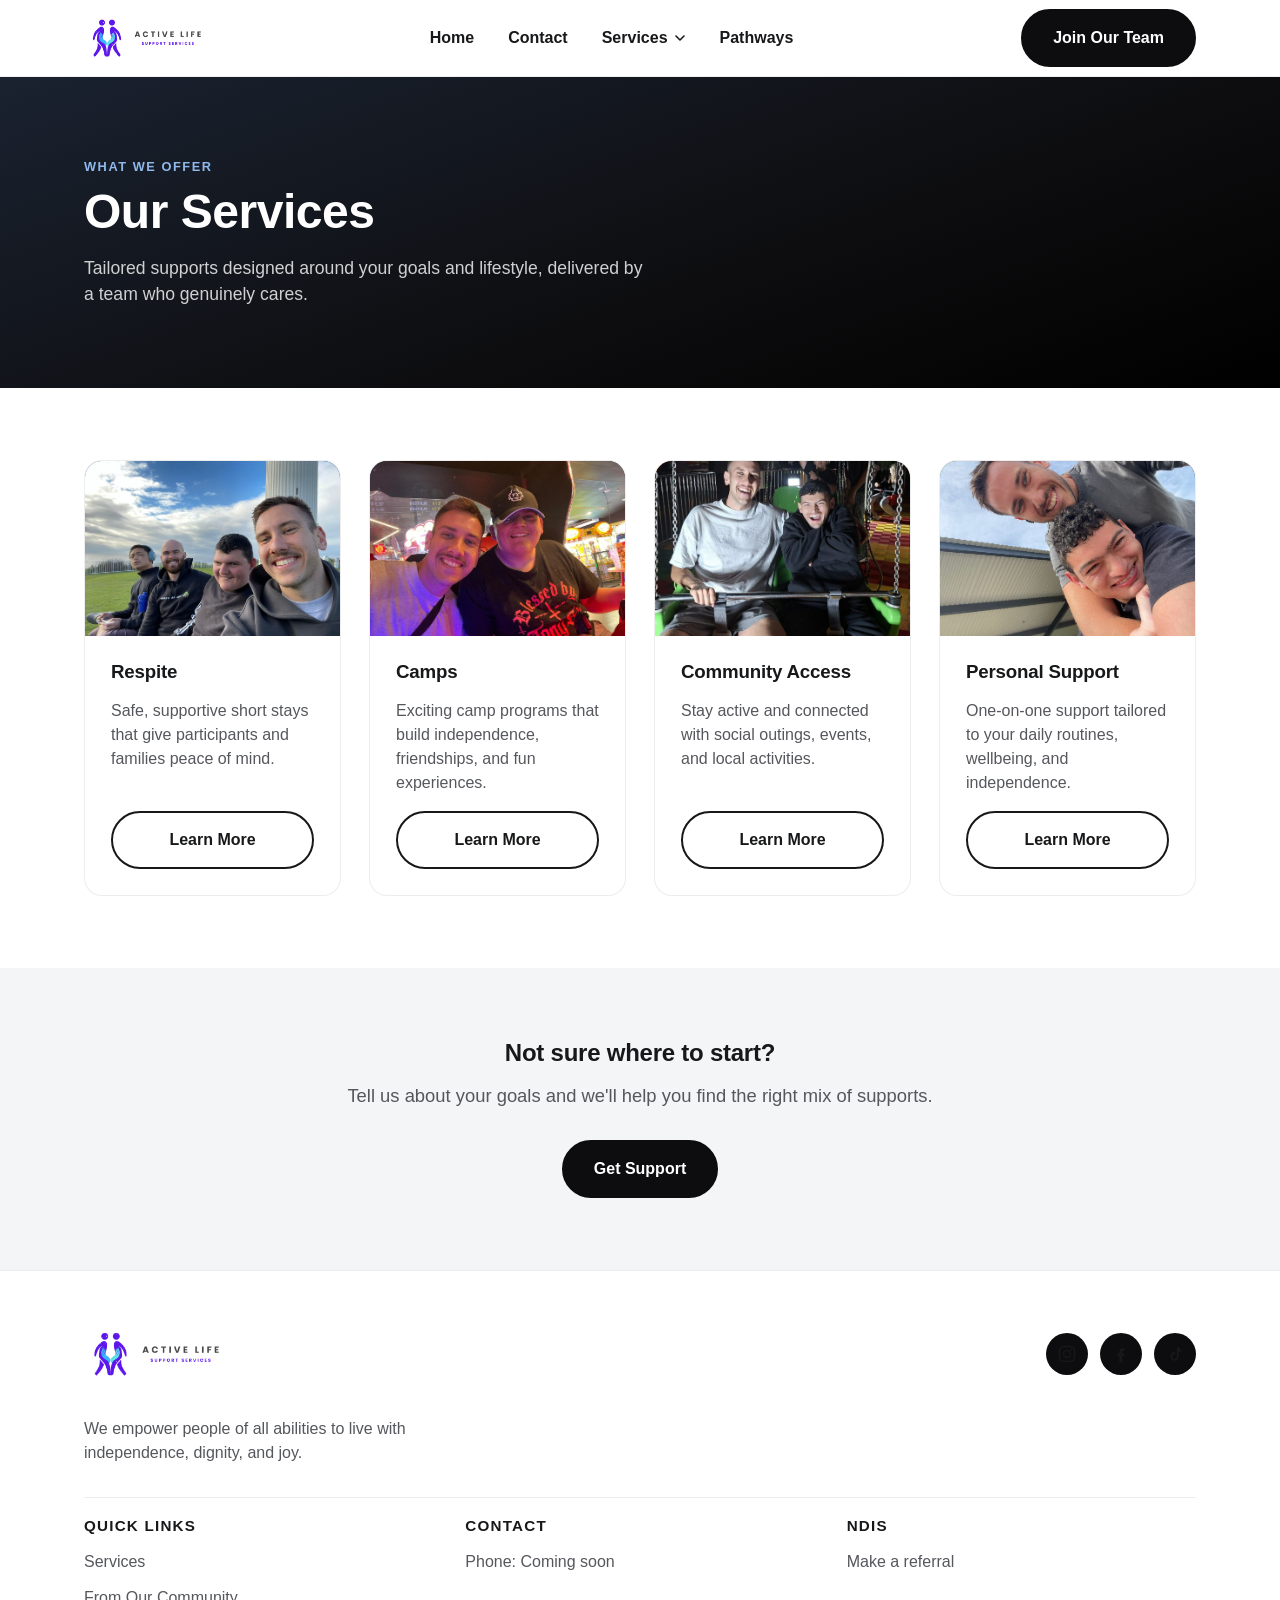
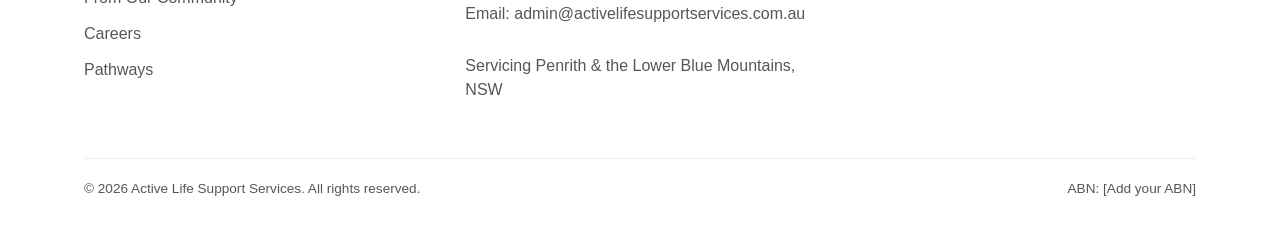
<file: services.html>
<!doctype html>
<html lang="en">
<head>
<meta charset="UTF-8">
<meta name="viewport" content="width=device-width, initial-scale=1.0">
<title>Services | Active Life Support Services</title>
<meta name="description" content="Explore Active Life Support Services' NDIS supports: Respite, Camps, Community Access, and Personal Support.">
<link rel="icon" href="assets/logo-icon.png" type="image/png">
<link rel="stylesheet" href="css/style.css">
</head>
<body>

<header class="site-header">
  <div class="container">
    <a href="index.html" class="brand">
      <img src="assets/logo-full.png" alt="Active Life Support Services">
    </a>
    <nav class="desktop-nav" aria-label="Primary">
      <ul>
        <li><a href="index.html">Home</a></li>
        <li><a href="contact.html">Contact</a></li>
        <li class="has-dropdown">
          <a href="services.html">Services
            <svg width="12" height="12" viewBox="0 0 12 12" aria-hidden="true"><path d="M2 4l4 4 4-4" stroke="currentColor" stroke-width="1.6" fill="none" stroke-linecap="round" stroke-linejoin="round"/></svg>
          </a>
          <ul class="dropdown">
            <li><a href="services-respite.html">Respite</a></li>
            <li><a href="services-camps.html">Camps</a></li>
            <li><a href="services-community-access.html">Community Access</a></li>
            <li><a href="services-personal-support.html">Personal Support</a></li>
          </ul>
        </li>
        <li><a href="pathways.html">Pathways</a></li>
      </ul>
    </nav>
    <a href="careers.html" class="btn btn-primary nav-cta">Join Our Team</a>
    <button class="menu-toggle" data-menu-toggle aria-label="Open menu">
      <span></span><span></span><span></span>
    </button>
  </div>
</header>

<div class="mobile-menu" data-mobile-menu>
  <div class="mobile-menu-top">
    <button class="mobile-menu-close" data-menu-close aria-label="Close menu">&times;</button>
  </div>
  <nav>
    <ul>
      <li><a href="index.html">Home</a></li>
      <li><a href="contact.html">Contact</a></li>
      <li>
        <button class="mobile-dropdown-toggle" data-submenu-toggle>Services <span aria-hidden="true">⌄</span></button>
        <div class="mobile-submenu" data-submenu>
          <a href="services-respite.html">Respite</a>
          <a href="services-camps.html">Camps</a>
          <a href="services-community-access.html">Community Access</a>
          <a href="services-personal-support.html">Personal Support</a>
        </div>
      </li>
      <li><a href="pathways.html">Pathways</a></li>
      <li><a href="careers.html">Careers</a></li>
    </ul>
  </nav>
</div>


<section class="page-hero">
  <div class="container">
    <span class="eyebrow" style="color:#8fb8ec;">What we offer</span>
    <h1>Our Services</h1>
    <p class="lede">Tailored supports designed around your goals and lifestyle, delivered by a team who genuinely cares.</p>
  </div>
</section>

<section class="section">
  <div class="container">
    <div class="services-grid">
      <div class="service-card">
        <div class="media-block tone-1"><img src="assets/photos/respite.jpg" alt="Support worker with participants enjoying the outdoors together" loading="lazy"></div>
        <div class="service-card-body">
          <h3>Respite</h3>
          <p>Safe, supportive short stays that give participants and families peace of mind.</p>
          <a href="services-respite.html" class="btn btn-outline">Learn More</a>
        </div>
      </div>
      <div class="service-card">
        <div class="media-block tone-2"><img src="assets/photos/camps.jpg" alt="Support worker and participant having fun together at an arcade" loading="lazy"></div>
        <div class="service-card-body">
          <h3>Camps</h3>
          <p>Exciting camp programs that build independence, friendships, and fun experiences.</p>
          <a href="services-camps.html" class="btn btn-outline">Learn More</a>
        </div>
      </div>
      <div class="service-card">
        <div class="media-block tone-3"><img src="assets/photos/community-access.jpg" alt="Support worker and participant enjoying a night out at a community event" loading="lazy"></div>
        <div class="service-card-body">
          <h3>Community Access</h3>
          <p>Stay active and connected with social outings, events, and local activities.</p>
          <a href="services-community-access.html" class="btn btn-outline">Learn More</a>
        </div>
      </div>
      <div class="service-card">
        <div class="media-block tone-4"><img src="assets/photos/personal-support.jpg" alt="Support worker and participant sharing a laugh together" loading="lazy"></div>
        <div class="service-card-body">
          <h3>Personal Support</h3>
          <p>One-on-one support tailored to your daily routines, wellbeing, and independence.</p>
          <a href="services-personal-support.html" class="btn btn-outline">Learn More</a>
        </div>
      </div>
    </div>
  </div>
</section>

<section class="section section-alt cta-section">
  <div class="container">
    <div class="section-head">
      <h2>Not sure where to start?</h2>
      <p class="lede">Tell us about your goals and we'll help you find the right mix of supports.</p>
    </div>
    <div class="button-row">
      <a href="contact.html" class="btn btn-primary">Get Support</a>
    </div>
  </div>
</section>

<footer class="footer">
  <div class="container">
    <div class="footer-top">
      <div class="footer-brand">
        <img src="assets/logo-full.png" alt="Active Life Support Services">
      </div>
      <div class="social-icons">
        <a href="https://www.instagram.com/activelifesupportservices?rpxt=cmFkNDVycGtsMHht&utm_source=qr" target="_blank" rel="noopener" aria-label="Instagram">
          <svg viewBox="0 0 24 24"><rect x="3" y="3" width="18" height="18" rx="5" fill="none" stroke="currentColor" stroke-width="1.8"/><circle cx="12" cy="12" r="4.2" fill="none" stroke="currentColor" stroke-width="1.8"/><circle cx="17.4" cy="6.6" r="1.1" fill="currentColor"/></svg>
        </a>
        <a href="#" aria-label="Facebook">
          <svg viewBox="0 0 24 24"><path d="M14 8.5h2.2V5.2h-2.5c-2.4 0-3.7 1.5-3.7 3.9v2H8v3.3h2v7.4h3.4v-7.4h2.5l.4-3.3h-2.9V9.4c0-.7.3-.9 1.1-.9Z" fill="currentColor"/></svg>
        </a>
        <a href="#" aria-label="TikTok">
          <svg viewBox="0 0 24 24"><path d="M14.5 4h2.3c.2 1.6 1.3 2.9 3 3.3v2.4c-1.2 0-2.3-.4-3.2-1v6.1c0 2.9-2.1 5.2-5.1 5.2-2.9 0-5.1-2.3-5.1-5.2 0-2.9 2.2-5.2 5.1-5.2.3 0 .6 0 .9.1v2.5c-.3-.1-.6-.2-.9-.2-1.5 0-2.7 1.2-2.7 2.8 0 1.5 1.2 2.8 2.7 2.8 1.6 0 2.8-1.3 2.8-2.8V4Z" fill="currentColor"/></svg>
        </a>
      </div>
    </div>
    <p class="footer-tagline" style="margin-bottom:32px;">We empower people of all abilities to live with independence, dignity, and joy.</p>

    <div class="footer-columns">
      <div>
        <h4>Quick Links</h4>
        <ul>
          <li><a href="services.html">Services</a></li>
          <li><a href="index.html#community">From Our Community</a></li>
          <li><a href="careers.html">Careers</a></li>
          <li><a href="pathways.html">Pathways</a></li>
        </ul>
      </div>
      <div>
        <h4>Contact</h4>
        <ul>
          <li><p>Phone: Coming soon</p></li>
          <li><p>Email: <a href="mailto:admin@activelifesupportservices.com.au">admin@activelifesupportservices.com.au</a></p></li>
          <li><p>Servicing Penrith &amp; the Lower Blue Mountains, NSW</p></li>
        </ul>
      </div>
      <div>
        <h4>NDIS</h4>
        <ul>
          <li><a href="contact.html">Make a referral</a></li>
        </ul>
      </div>
    </div>

    <div class="footer-bottom">
      <span>&copy; 2026 Active Life Support Services. All rights reserved.</span>
      <span>ABN: [Add your ABN]</span>
    </div>
  </div>
</footer>

<script src="js/main.js"></script>

</body>
</html>
</file>
<file: css/style.css>
/* Active Life Support Services — shared stylesheet */

:root {
  --color-bg: #ffffff;
  --color-bg-alt: #f4f5f7;
  --color-dark: #0d0d0f;
  --color-dark-alt: #1a1b1f;
  --color-text: #17181a;
  --color-text-muted: #55575c;
  --color-white: #ffffff;
  --color-accent: #1f5fb0;
  --color-accent-dark: #164883;
  --color-accent-warm: #e8752c;
  --radius-pill: 999px;
  --radius-card: 18px;
  --max-width: 1160px;
  --header-height: 76px;
  font-size: 16px;
}

* { box-sizing: border-box; }

html { scroll-behavior: smooth; }

body {
  margin: 0;
  font-family: -apple-system, BlinkMacSystemFont, "Segoe UI", Roboto, Helvetica, Arial, sans-serif;
  color: var(--color-text);
  background: var(--color-bg);
  line-height: 1.5;
  -webkit-font-smoothing: antialiased;
}

img, svg { max-width: 100%; display: block; }

a { color: inherit; text-decoration: none; }

ul { list-style: none; margin: 0; padding: 0; }

h1, h2, h3, h4 {
  font-weight: 800;
  line-height: 1.1;
  margin: 0 0 16px;
  letter-spacing: -0.01em;
}

p { margin: 0 0 16px; color: var(--color-text-muted); }

.container {
  max-width: var(--max-width);
  margin: 0 auto;
  padding: 0 24px;
}

.section {
  padding: 72px 0;
}

.section-alt { background: var(--color-bg-alt); }

.section-dark {
  background: var(--color-dark);
  color: var(--color-white);
}

.section-dark p { color: rgba(255,255,255,0.75); }

.eyebrow {
  text-transform: uppercase;
  font-size: 0.8rem;
  letter-spacing: 0.12em;
  font-weight: 700;
  color: var(--color-accent);
  margin-bottom: 10px;
  display: block;
}

/* Buttons */

.btn {
  display: inline-flex;
  align-items: center;
  justify-content: center;
  gap: 8px;
  padding: 15px 30px;
  border-radius: var(--radius-pill);
  font-weight: 700;
  font-size: 1rem;
  border: 2px solid transparent;
  cursor: pointer;
  transition: transform 0.15s ease, background-color 0.15s ease, color 0.15s ease, border-color 0.15s ease;
  white-space: nowrap;
}

.btn:hover { transform: translateY(-1px); }

.btn-primary {
  background: var(--color-dark);
  color: var(--color-white);
  border-color: var(--color-dark);
}
.btn-primary:hover { background: #000; }

.btn-white {
  background: var(--color-white);
  color: var(--color-dark);
  border-color: var(--color-white);
}
.btn-white:hover { background: #eee; }

.btn-outline {
  background: transparent;
  color: inherit;
  border-color: currentColor;
}
.btn-outline:hover { background: rgba(0,0,0,0.05); }

.section-dark .btn-outline:hover,
.hero .btn-outline:hover { background: rgba(255,255,255,0.1); }

.btn-block { width: 100%; }

.button-row {
  display: flex;
  flex-wrap: wrap;
  gap: 16px;
}

/* Header / Nav */

.site-header {
  position: sticky;
  top: 0;
  z-index: 100;
  background: var(--color-white);
  border-bottom: 1px solid rgba(0,0,0,0.06);
}

.site-header .container {
  height: var(--header-height);
  display: flex;
  align-items: center;
  justify-content: space-between;
}

.brand {
  display: flex;
  align-items: center;
  gap: 12px;
  font-weight: 800;
  font-size: 1.05rem;
}

.brand img { height: 40px; width: auto; }

.sr-only {
  position: absolute;
  width: 1px;
  height: 1px;
  padding: 0;
  margin: -1px;
  overflow: hidden;
  clip: rect(0, 0, 0, 0);
  white-space: nowrap;
  border: 0;
}

.desktop-nav {
  display: none;
}

.desktop-nav ul {
  display: flex;
  align-items: center;
  gap: 34px;
  font-weight: 600;
}

.has-dropdown {
  position: relative;
}

.has-dropdown > a {
  display: flex;
  align-items: center;
  gap: 6px;
}

.dropdown {
  position: absolute;
  top: 100%;
  left: 50%;
  transform: translateX(-50%);
  background: var(--color-white);
  border-radius: 14px;
  box-shadow: 0 18px 40px rgba(0,0,0,0.12);
  padding: 10px;
  min-width: 220px;
  opacity: 0;
  visibility: hidden;
  translate: 0 8px;
  transition: opacity 0.15s ease, translate 0.15s ease;
}

.has-dropdown:hover .dropdown,
.has-dropdown:focus-within .dropdown {
  opacity: 1;
  visibility: visible;
  translate: 0 0;
}

.dropdown li a {
  display: block;
  padding: 10px 14px;
  border-radius: 8px;
  font-weight: 500;
}

.dropdown li a:hover { background: var(--color-bg-alt); }

.nav-cta { display: none; }

.menu-toggle {
  background: none;
  border: none;
  cursor: pointer;
  padding: 8px;
  display: flex;
  flex-direction: column;
  gap: 5px;
}

.menu-toggle span {
  width: 26px;
  height: 2px;
  background: var(--color-dark);
  display: block;
}

/* Mobile full-screen menu */

.mobile-menu {
  position: fixed;
  inset: 0;
  background: var(--color-white);
  z-index: 200;
  display: none;
  flex-direction: column;
  padding: 24px;
  overflow-y: auto;
}

.mobile-menu.open { display: flex; }

.mobile-menu-top {
  display: flex;
  justify-content: flex-end;
}

.mobile-menu-close {
  background: none;
  border: none;
  font-size: 1.8rem;
  cursor: pointer;
  padding: 8px;
  line-height: 1;
}

.mobile-menu nav {
  flex: 1;
  display: flex;
  flex-direction: column;
  align-items: center;
  justify-content: center;
  gap: 30px;
  text-align: center;
}

.mobile-menu nav > ul {
  display: flex;
  flex-direction: column;
  gap: 30px;
  align-items: center;
}

.mobile-menu a, .mobile-menu-item-label {
  font-size: 1.4rem;
  font-weight: 500;
}

.mobile-menu .mobile-home {
  background: var(--color-bg-alt);
  padding: 6px 16px;
  border-radius: 8px;
}

.mobile-dropdown-toggle {
  background: none;
  border: none;
  font: inherit;
  font-size: 1.4rem;
  font-weight: 500;
  cursor: pointer;
  display: flex;
  align-items: center;
  gap: 8px;
  color: inherit;
}

.mobile-submenu {
  display: none;
  flex-direction: column;
  gap: 22px;
  margin-top: 22px;
}

.mobile-submenu.open { display: flex; }

.mobile-submenu a { font-size: 1.15rem; color: var(--color-text-muted); }

.mobile-dropdown-toggle.active { text-decoration: underline; color: var(--color-accent); }

/* Hero */

.hero {
  position: relative;
  color: var(--color-white);
  background: linear-gradient(160deg, #1a2230 0%, #0d0d0f 55%, #000000 100%);
  padding: 90px 0 60px;
  overflow: hidden;
}

.hero-bg {
  position: absolute;
  inset: 0;
  z-index: 0;
  background-image: url('../assets/hero-collage.jpg');
  background-repeat: no-repeat;
  background-position: 0% center;
  background-size: auto 115%;
  animation: hero-pan 38s ease-in-out infinite alternate;
}

@media (min-width: 640px) {
  .hero-bg { background-size: auto 160%; }
}

@keyframes hero-pan {
  0% { background-position: 0% center; }
  100% { background-position: 100% center; }
}

@media (prefers-reduced-motion: reduce) {
  .hero-bg { animation: none; background-position: center center; }
}

.hero::before {
  content: "";
  position: absolute;
  inset: 0;
  z-index: 1;
  background:
    radial-gradient(circle at 15% 20%, rgba(31,95,176,0.35), transparent 45%),
    radial-gradient(circle at 85% 75%, rgba(232,117,44,0.25), transparent 50%);
  pointer-events: none;
}

.hero .container { position: relative; z-index: 2; }

.hero h1 {
  font-size: clamp(2.3rem, 6vw, 3.6rem);
  max-width: 780px;
  text-shadow: 0 2px 16px rgba(0,0,0,0.55), 0 1px 3px rgba(0,0,0,0.5);
}

.hero .lede {
  font-size: 1.2rem;
  color: rgba(255,255,255,0.85);
  max-width: 560px;
  margin-bottom: 32px;
  text-shadow: 0 1px 10px rgba(0,0,0,0.5);
}

.hero .button-row { margin-bottom: 40px; }

.social-row {
  display: flex;
  align-items: center;
  gap: 16px;
  flex-wrap: wrap;
}

.social-row span {
  font-weight: 600;
  color: var(--color-text-muted);
}

.hero .social-row span,
.section-dark .social-row span {
  color: rgba(255,255,255,0.8);
}

.social-icons { display: flex; gap: 12px; }

.social-icons a {
  width: 42px;
  height: 42px;
  border-radius: 50%;
  background: rgba(255,255,255,0.12);
  display: flex;
  align-items: center;
  justify-content: center;
  transition: background 0.15s ease;
}

.social-icons a:hover { background: rgba(255,255,255,0.25); }

.social-icons svg { width: 20px; height: 20px; fill: var(--color-white); }

.section-dark .social-icons a,
.section-alt .social-icons a,
.footer .social-icons a {
  background: var(--color-dark);
}

/* Page header (for inner pages) */

.page-hero {
  background: linear-gradient(160deg, #1a2230 0%, #0d0d0f 60%, #000 100%);
  color: var(--color-white);
  padding: 80px 0 64px;
}

.page-hero h1 { font-size: clamp(2rem, 5vw, 3rem); max-width: 680px; }
.page-hero .lede { color: rgba(255,255,255,0.8); max-width: 560px; font-size: 1.1rem; }

/* Section headings */

.section-head {
  max-width: 640px;
  margin-bottom: 40px;
}

.section-head .lede { font-size: 1.15rem; }

/* Placeholder media block (used instead of photography) */

.media-block {
  border-radius: var(--radius-card);
  aspect-ratio: 4 / 3;
  background: linear-gradient(135deg, #24314a, #101319);
  position: relative;
  overflow: hidden;
  display: flex;
  align-items: center;
  justify-content: center;
}

.media-block::after {
  content: "";
  position: absolute;
  inset: 0;
  background: radial-gradient(circle at 30% 20%, rgba(255,255,255,0.12), transparent 55%);
}

.media-block .media-icon {
  width: 46px;
  height: 46px;
  opacity: 0.55;
  z-index: 1;
}

.media-block img {
  width: 100%;
  height: 100%;
  object-fit: cover;
  position: relative;
  z-index: 1;
}

.media-block.tone-1 { background: linear-gradient(135deg, #1f5fb0, #0d1b2f); }
.media-block.tone-2 { background: linear-gradient(135deg, #3a4a63, #10131a); }
.media-block.tone-3 { background: linear-gradient(135deg, #e8752c, #40230c); }
.media-block.tone-4 { background: linear-gradient(135deg, #2f6f5e, #0c1a15); }

/* Services grid */

.services-grid {
  display: grid;
  grid-template-columns: 1fr;
  gap: 28px;
}

.service-card {
  background: var(--color-white);
  border: 1px solid rgba(0,0,0,0.07);
  border-radius: var(--radius-card);
  overflow: hidden;
  display: flex;
  flex-direction: column;
}

.service-card .media-block { border-radius: 0; aspect-ratio: 16/11; }

.service-card-body { padding: 26px; display: flex; flex-direction: column; flex: 1; }

.service-card-body p { flex: 1; }

/* Gallery strip */

.gallery-strip {
  display: flex;
  gap: 20px;
  overflow-x: auto;
  padding: 4px 4px 20px;
  scroll-snap-type: x mandatory;
}

.gallery-strip .media-block {
  flex: 0 0 220px;
  aspect-ratio: 3/4;
  scroll-snap-align: start;
}

.gallery-strip .play-icon {
  position: absolute;
  inset: 0;
  display: flex;
  align-items: center;
  justify-content: center;
}

.gallery-strip .play-icon span {
  width: 56px;
  height: 56px;
  border-radius: 50%;
  background: rgba(255,255,255,0.25);
  display: flex;
  align-items: center;
  justify-content: center;
}

.gallery-strip .play-icon svg { width: 20px; height: 20px; fill: #fff; margin-left: 3px; }

.gallery-label {
  position: absolute;
  top: 20px;
  left: 0;
  right: 0;
  text-align: center;
  font-weight: 800;
  font-size: 1.4rem;
  color: rgba(255,255,255,0.9);
  z-index: 1;
}

/* Badges (NDIS / accreditation) */

.badge-row {
  display: flex;
  gap: 18px;
  flex-wrap: wrap;
  margin-top: 8px;
}

.badge {
  width: 96px;
  height: 96px;
  border-radius: 14px;
  background: var(--color-white);
  color: var(--color-dark);
  display: flex;
  align-items: center;
  justify-content: center;
  text-align: center;
  font-size: 0.7rem;
  font-weight: 700;
  padding: 8px;
  line-height: 1.2;
}

.badge.ndis { background: #6a1b7a; color: #fff; }

/* CTA section */

.cta-section { text-align: center; }
.cta-section .section-head { margin: 0 auto 30px; }
.cta-section .button-row { justify-content: center; }

/* Footer */

.footer {
  background: var(--color-white);
  padding: 60px 0 30px;
  border-top: 1px solid rgba(0,0,0,0.07);
}

.footer-top {
  display: flex;
  flex-direction: column;
  gap: 24px;
  margin-bottom: 40px;
}

.footer-brand { display: flex; align-items: center; gap: 14px; }
.footer-brand img { height: 46px; width: auto; }
.footer-tagline { max-width: 420px; margin: 0; }

.footer-columns {
  display: grid;
  grid-template-columns: 1fr;
  gap: 32px;
  padding-top: 20px;
  border-top: 1px solid rgba(0,0,0,0.07);
}

.footer-columns h4 {
  font-size: 0.95rem;
  text-transform: uppercase;
  letter-spacing: 0.08em;
  margin-bottom: 16px;
}

.footer-columns ul { display: flex; flex-direction: column; gap: 12px; }
.footer-columns a, .footer-columns p { color: var(--color-text-muted); }

.footer-bottom {
  margin-top: 40px;
  padding-top: 20px;
  border-top: 1px solid rgba(0,0,0,0.07);
  font-size: 0.85rem;
  color: var(--color-text-muted);
  display: flex;
  flex-wrap: wrap;
  gap: 12px;
  justify-content: space-between;
}

/* Forms */

.form-grid {
  display: grid;
  grid-template-columns: 1fr;
  gap: 20px;
  max-width: 640px;
}

.form-field { display: flex; flex-direction: column; gap: 8px; }

.form-field label { font-weight: 600; font-size: 0.92rem; }

.form-field input,
.form-field select,
.form-field textarea {
  border: 1.5px solid rgba(0,0,0,0.15);
  border-radius: 12px;
  padding: 13px 16px;
  font: inherit;
  font-size: 1rem;
  background: var(--color-white);
  color: var(--color-text);
}

.form-field input:focus,
.form-field select:focus,
.form-field textarea:focus {
  outline: none;
  border-color: var(--color-accent);
}

.form-note {
  font-size: 0.85rem;
  color: var(--color-text-muted);
  margin-top: 4px;
}

.form-success {
  display: none;
  background: #e7f5ec;
  border: 1px solid #b7e2c4;
  color: #1c6b3a;
  padding: 16px 18px;
  border-radius: 12px;
  margin-bottom: 20px;
  font-weight: 600;
}

.form-success.visible { display: block; }

/* Contact info cards */

.contact-info-grid {
  display: grid;
  grid-template-columns: 1fr;
  gap: 20px;
  margin-bottom: 40px;
}

.contact-info-card {
  background: var(--color-bg-alt);
  border-radius: var(--radius-card);
  padding: 24px;
}

.contact-info-card h4 { margin-bottom: 6px; font-size: 1rem; }
.contact-info-card p { margin: 0; }

.two-col {
  display: grid;
  grid-template-columns: 1fr;
  gap: 48px;
  align-items: start;
}

/* Utility */

.text-center { text-align: center; }
.mt-0 { margin-top: 0; }

/* Responsive */

@media (min-width: 720px) {
  .services-grid { grid-template-columns: 1fr 1fr; }
  .footer-columns { grid-template-columns: repeat(3, 1fr); }
  .contact-info-grid { grid-template-columns: repeat(3, 1fr); }
}

@media (min-width: 900px) {
  .desktop-nav { display: block; }
  .menu-toggle { display: none; }
  .nav-cta { display: inline-flex; }
  .two-col { grid-template-columns: 1fr 1fr; }
  .footer-top { flex-direction: row; align-items: center; justify-content: space-between; }
}

@media (min-width: 1000px) {
  .services-grid { grid-template-columns: repeat(4, 1fr); }
}
</file>
